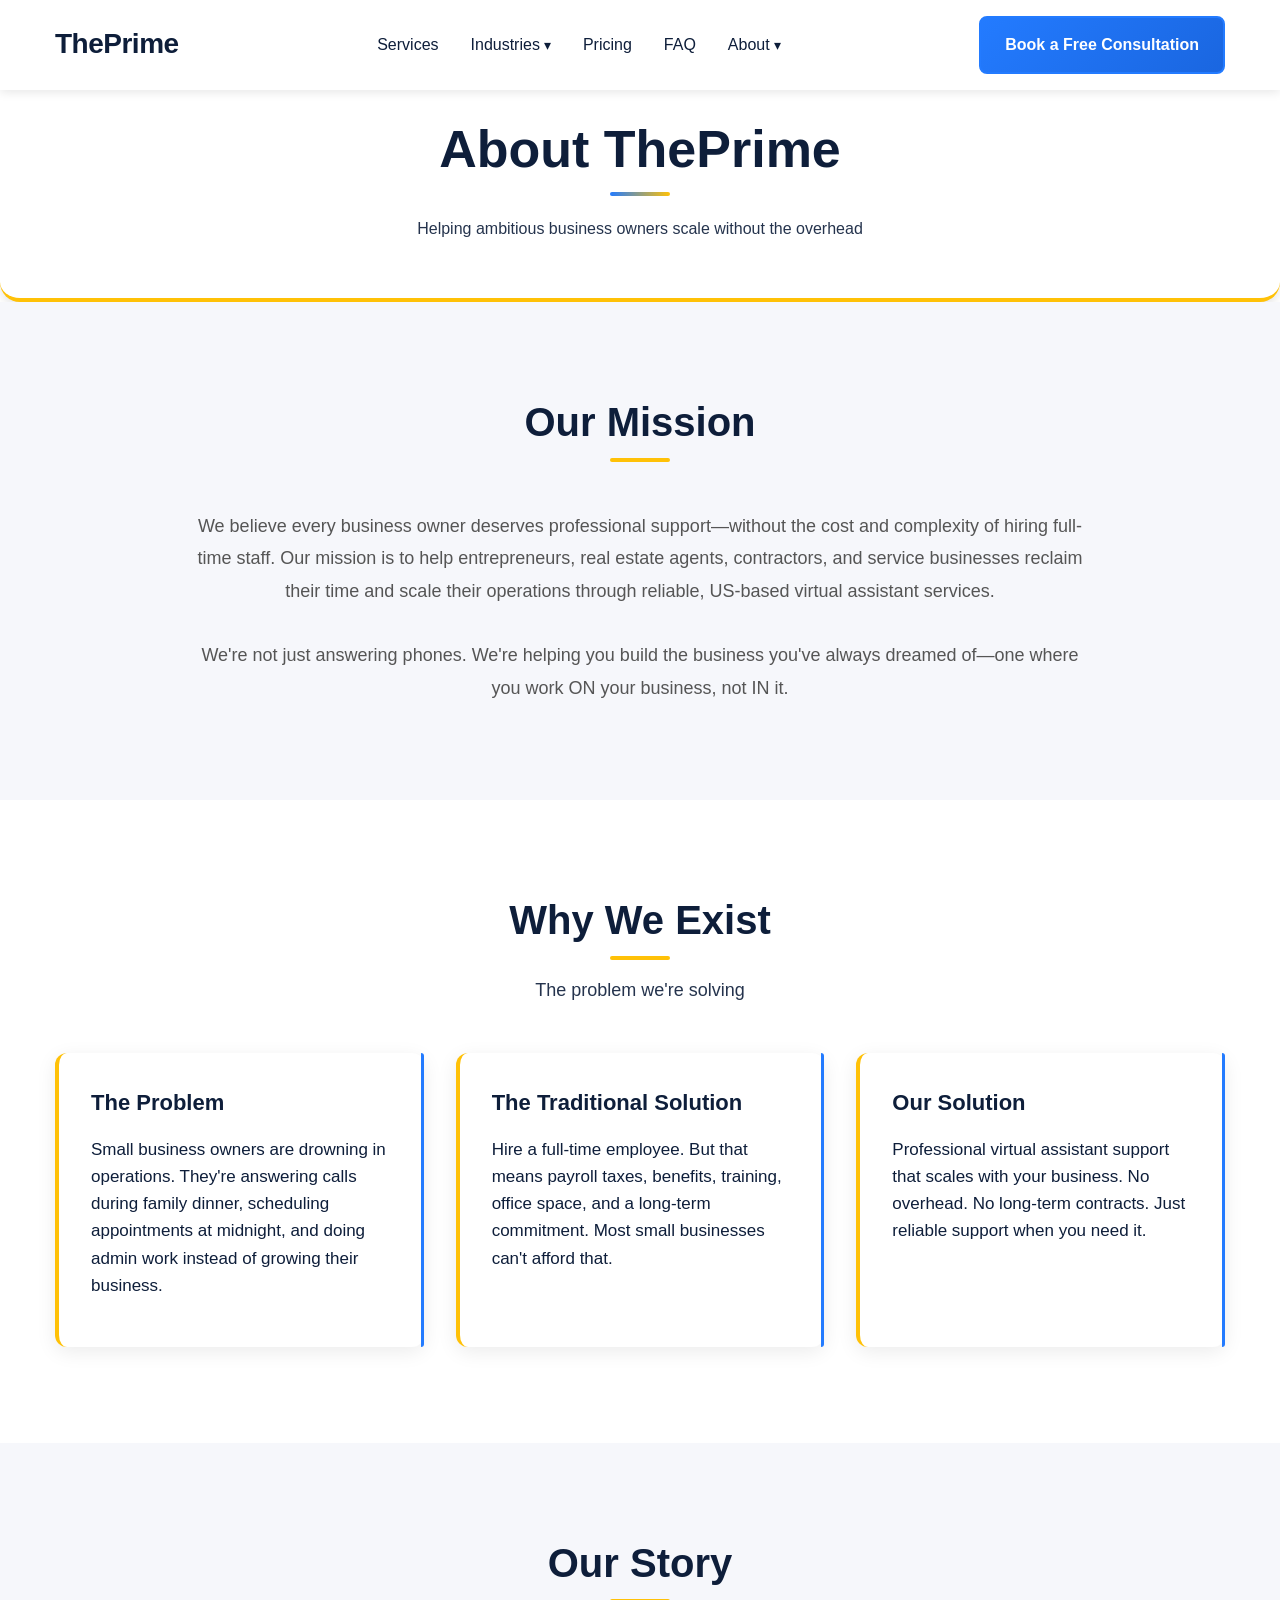
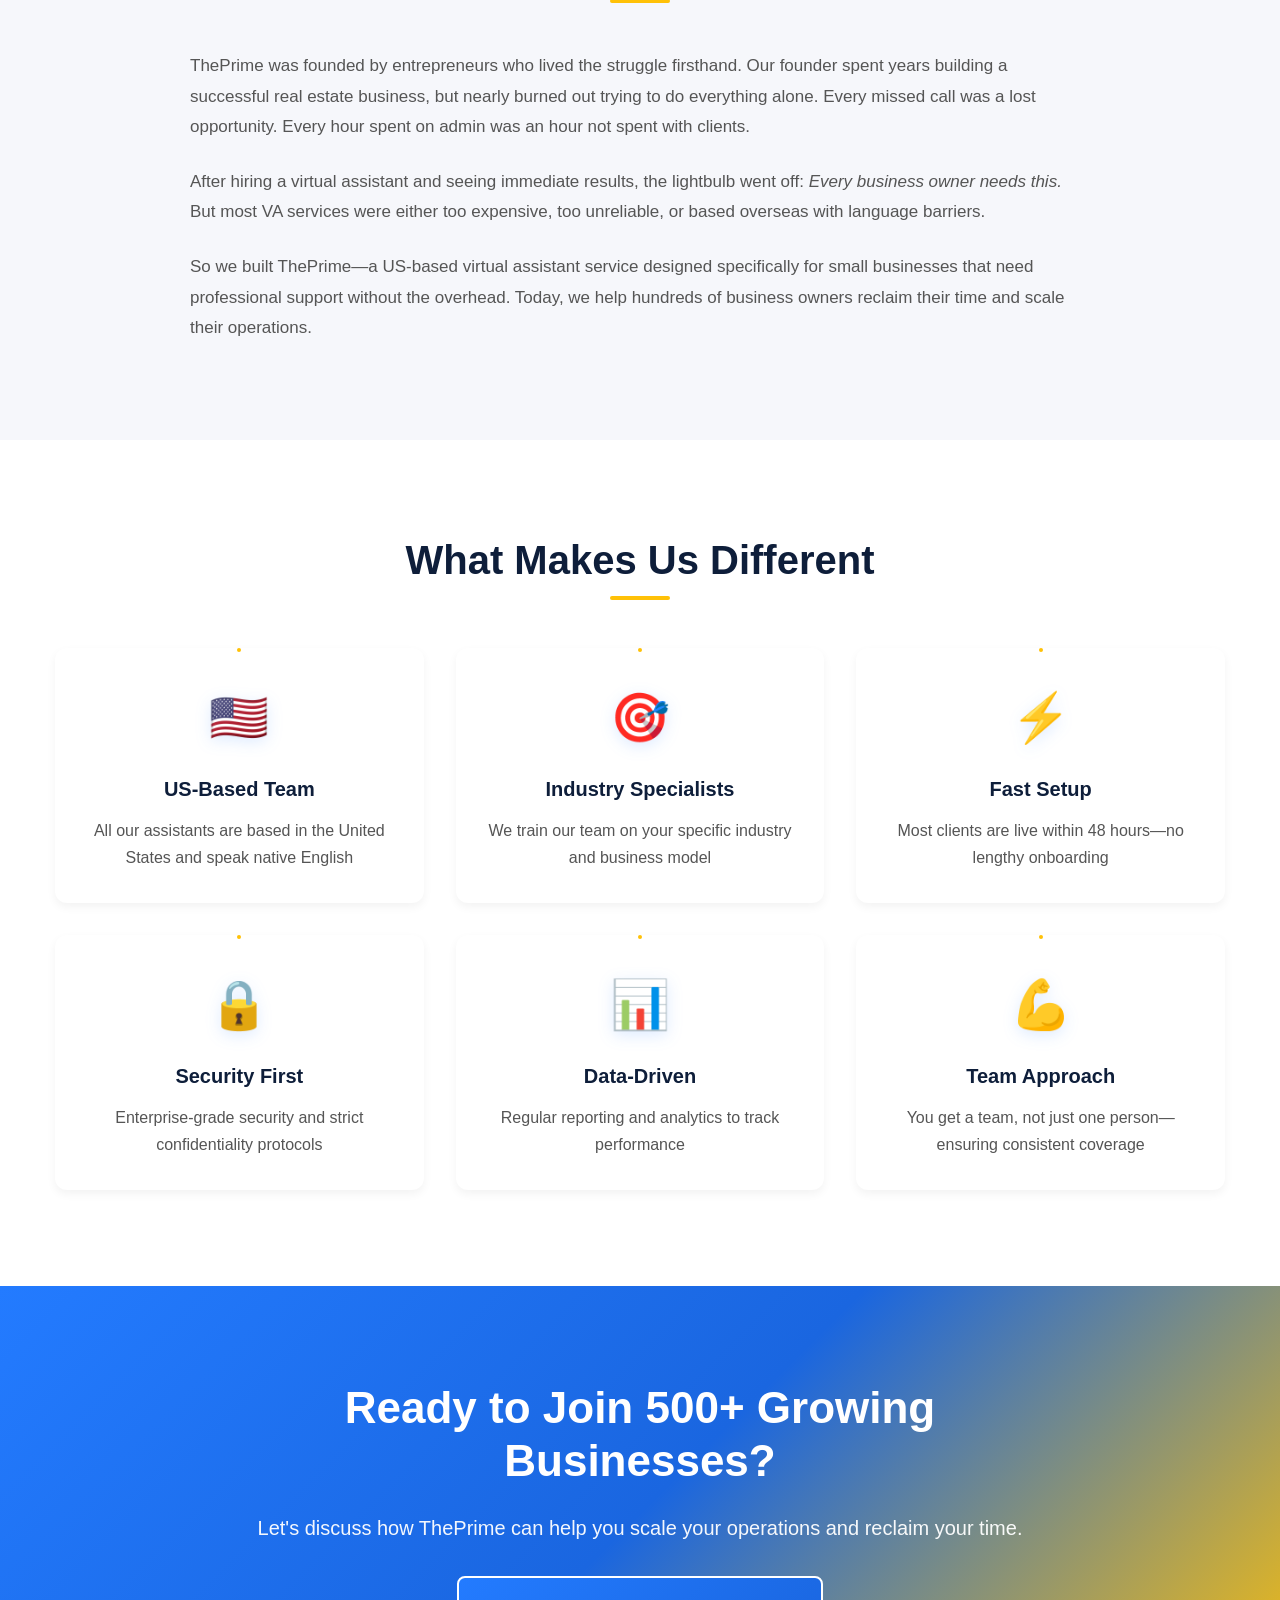
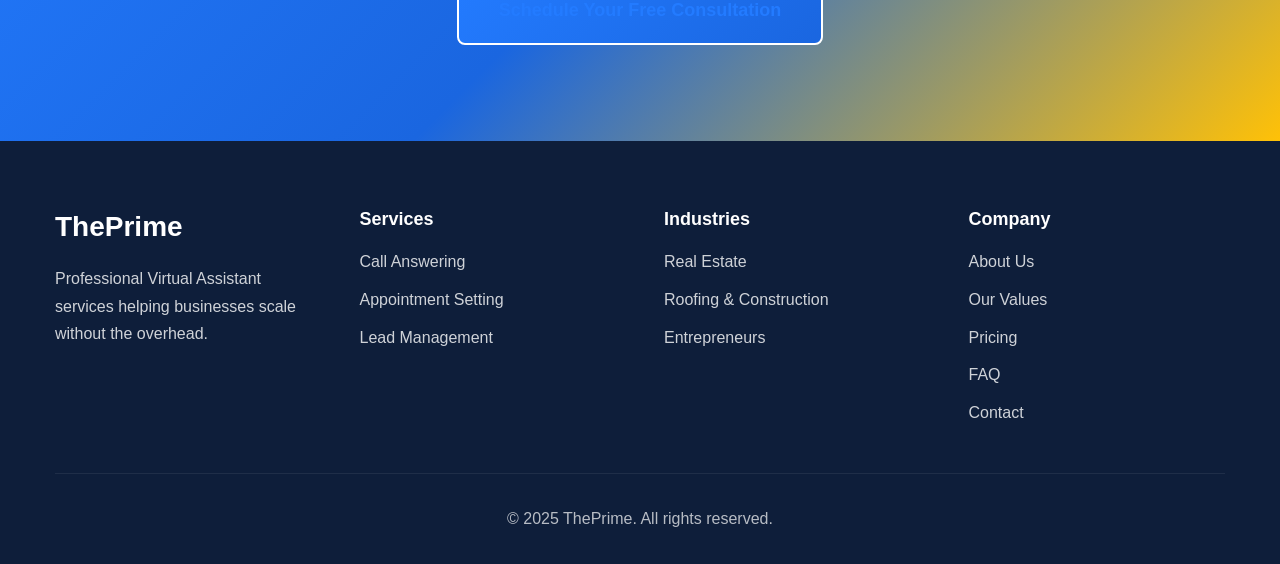
<file: about.html>
<!DOCTYPE html>
<html lang="en">

<head>
    <meta charset="UTF-8">
    <meta name="viewport" content="width=device-width, initial-scale=1.0">
    <meta name="description"
        content="Learn about ThePrime and our mission to help businesses scale through professional virtual assistant services.">
    <title>About Us - ThePrime Virtual Assistants</title>

    <!-- Google Fonts -->
    <link rel="preconnect" href="https://fonts.googleapis.com">
    <link rel="preconnect" href="https://fonts.gstatic.com" crossorigin>
    <link
        href="https://fonts.googleapis.com/css2?family=Montserrat:wght@700;800&family=Inter:wght@400;500;600&display=swap"
        rel="stylesheet">

    <!-- Stylesheet -->
    <link rel="stylesheet" href="styles.css">
</head>

<body>
    <!-- HEADER -->
    <header class="header" id="header">
        <div class="container">
            <div class="header__wrapper">
                <div class="header__logo">
                    <a href="index.html">ThePrime</a>
                </div>

                <nav class="header__nav" id="navMenu">
                    <ul class="nav__list">
                        <li class="nav__item">
                            <a href="services.html" class="nav__link">Services</a>
                        </li>
                        <li class="nav__item nav__item--dropdown">
                            <a href="industries.html" class="nav__link">Industries <span
                                    class="dropdown-arrow">▾</span></a>
                            <ul class="dropdown__menu">
                                <li><a href="industry-real-estate.html">Real Estate Agents</a></li>
                                <li><a href="industry-roofing.html">Roofing and Construction</a></li>
                                <li><a href="industry-entrepreneurs.html">Entrepreneurs</a></li>
                            </ul>
                        </li>
                        <li class="nav__item">
                            <a href="pricing.html" class="nav__link">Pricing</a>
                        </li>
                        <li class="nav__item">
                            <a href="faq.html" class="nav__link">FAQ</a>
                        </li>
                        <li class="nav__item nav__item--dropdown">
                            <a href="#" class="nav__link">About <span class="dropdown-arrow">▾</span></a>
                            <ul class="dropdown__menu">
                                <li><a href="values.html">Our Values</a></li>
                                <li><a href="contact.html">Contact Us</a></li>
                            </ul>
                        </li>
                    </ul>
                </nav>

                <a href="contact.html" class="btn btn--primary header__cta">Book a Free Consultation</a>

                <button class="mobile-menu-toggle" id="mobileMenuToggle" aria-label="Toggle menu">
                    <span></span>
                    <span></span>
                    <span></span>
                </button>
            </div>
        </div>
    </header>

    <!-- PAGE HERO -->
    <section class="page-hero">
        <div class="container">
            <h1 class="page-hero__title">About ThePrime</h1>
            <p class="page-hero__subtitle">Helping ambitious business owners scale without the overhead</p>
        </div>
    </section>

    <!-- MISSION -->
    <section class="section section--light">
        <div class="container">
            <div style="max-width: 900px; margin: 0 auto;">
                <div class="section__header text-center">
                    <h2 class="section__title">Our Mission</h2>
                </div>
                <p style="font-size: 1.125rem; line-height: 1.8; color: #555; text-align: center; margin-bottom: 2rem;">
                    We believe every business owner deserves professional support—without the cost and complexity of
                    hiring full-time staff. Our mission is to help entrepreneurs, real estate agents, contractors, and
                    service businesses reclaim their time and scale their operations through reliable, US-based virtual
                    assistant services.
                </p>
                <p style="font-size: 1.125rem; line-height: 1.8; color: #555; text-align: center;">
                    We're not just answering phones. We're helping you build the business you've always dreamed of—one
                    where you work ON your business, not IN it.
                </p>
            </div>
        </div>
    </section>

    <!-- WHY WE EXIST -->
    <section class="section">
        <div class="container">
            <div class="section__header text-center">
                <h2 class="section__title">Why We Exist</h2>
                <p class="section__subtitle">The problem we're solving</p>
            </div>

            <div class="benefits">
                <div class="benefit-card">
                    <div class="benefit-card__header">
                        <h3 class="benefit-card__title">The Problem</h3>
                    </div>
                    <div class="benefit-card__content">
                        <p class="benefit-card__benefit">Small business owners are drowning in operations. They're
                            answering calls during family dinner, scheduling appointments at midnight, and doing admin
                            work instead of growing their business.</p>
                    </div>
                </div>

                <div class="benefit-card">
                    <div class="benefit-card__header">
                        <h3 class="benefit-card__title">The Traditional Solution</h3>
                    </div>
                    <div class="benefit-card__content">
                        <p class="benefit-card__benefit">Hire a full-time employee. But that means payroll taxes,
                            benefits, training, office space, and a long-term commitment. Most small businesses can't
                            afford that.</p>
                    </div>
                </div>

                <div class="benefit-card">
                    <div class="benefit-card__header">
                        <h3 class="benefit-card__title">Our Solution</h3>
                    </div>
                    <div class="benefit-card__content">
                        <p class="benefit-card__benefit">Professional virtual assistant support that scales with your
                            business. No overhead. No long-term contracts. Just reliable support when you need it.</p>
                    </div>
                </div>
            </div>
        </div>
    </section>

    <!-- OUR STORY -->
    <section class="section section--light">
        <div class="container">
            <div style="max-width: 900px; margin: 0 auto;">
                <div class="section__header text-center">
                    <h2 class="section__title">Our Story</h2>
                </div>
                <p style="font-size: 1.0625rem; line-height: 1.8; color: #555; margin-bottom: 1.5rem;">
                    ThePrime was founded by entrepreneurs who lived the struggle firsthand. Our founder spent years
                    building a successful real estate business, but nearly burned out trying to do everything alone.
                    Every missed call was a lost opportunity. Every hour spent on admin was an hour not spent with
                    clients.
                </p>
                <p style="font-size: 1.0625rem; line-height: 1.8; color: #555; margin-bottom: 1.5rem;">
                    After hiring a virtual assistant and seeing immediate results, the lightbulb went off: <em>Every
                        business owner needs this.</em> But most VA services were either too expensive, too unreliable,
                    or based overseas with language barriers.
                </p>
                <p style="font-size: 1.0625rem; line-height: 1.8; color: #555;">
                    So we built ThePrime—a US-based virtual assistant service designed specifically for small businesses
                    that need professional support without the overhead. Today, we help hundreds of business owners
                    reclaim their time and scale their operations.
                </p>
            </div>
        </div>
    </section>

    <!-- WHAT MAKES US DIFFERENT -->
    <section class="section">
        <div class="container">
            <div class="section__header text-center">
                <h2 class="section__title">What Makes Us Different</h2>
            </div>

            <div class="feature-grid">
                <div class="feature-item">
                    <div class="feature-item__icon">🇺🇸</div>
                    <h3 class="feature-item__title">US-Based Team</h3>
                    <p class="feature-item__text">All our assistants are based in the United States and speak native
                        English</p>
                </div>

                <div class="feature-item">
                    <div class="feature-item__icon">🎯</div>
                    <h3 class="feature-item__title">Industry Specialists</h3>
                    <p class="feature-item__text">We train our team on your specific industry and business model</p>
                </div>

                <div class="feature-item">
                    <div class="feature-item__icon">⚡</div>
                    <h3 class="feature-item__title">Fast Setup</h3>
                    <p class="feature-item__text">Most clients are live within 48 hours—no lengthy onboarding</p>
                </div>

                <div class="feature-item">
                    <div class="feature-item__icon">🔒</div>
                    <h3 class="feature-item__title">Security First</h3>
                    <p class="feature-item__text">Enterprise-grade security and strict confidentiality protocols</p>
                </div>

                <div class="feature-item">
                    <div class="feature-item__icon">📊</div>
                    <h3 class="feature-item__title">Data-Driven</h3>
                    <p class="feature-item__text">Regular reporting and analytics to track performance</p>
                </div>

                <div class="feature-item">
                    <div class="feature-item__icon">💪</div>
                    <h3 class="feature-item__title">Team Approach</h3>
                    <p class="feature-item__text">You get a team, not just one person—ensuring consistent coverage</p>
                </div>
            </div>
        </div>
    </section>

    <!-- CTA SECTION -->
    <section class="cta-section">
        <div class="container">
            <div class="cta-box">
                <h2 class="cta-box__title">Ready to Join 500+ Growing Businesses?</h2>
                <p class="cta-box__text">Let's discuss how ThePrime can help you scale your operations and reclaim your
                    time.</p>
                <a href="contact.html" class="btn btn--primary btn--large">Schedule Your Free Consultation</a>
            </div>
        </div>
    </section>

    <!-- FOOTER -->
    <footer class="footer">
        <div class="container">
            <div class="footer__content">
                <div class="footer__column">
                    <h3 class="footer__logo">ThePrime</h3>
                    <p class="footer__description">Professional Virtual Assistant services helping businesses scale
                        without the overhead.</p>
                </div>

                <div class="footer__column">
                    <h4 class="footer__title">Services</h4>
                    <ul class="footer__links">
                        <li><a href="services.html">Call Answering</a></li>
                        <li><a href="services.html">Appointment Setting</a></li>
                        <li><a href="services.html">Lead Management</a></li>
                    </ul>
                </div>

                <div class="footer__column">
                    <h4 class="footer__title">Industries</h4>
                    <ul class="footer__links">
                        <li><a href="industry-real-estate.html">Real Estate</a></li>
                        <li><a href="industry-roofing.html">Roofing & Construction</a></li>
                        <li><a href="industry-entrepreneurs.html">Entrepreneurs</a></li>
                    </ul>
                </div>

                <div class="footer__column">
                    <h4 class="footer__title">Company</h4>
                    <ul class="footer__links">
                        <li><a href="about.html">About Us</a></li>
                        <li><a href="values.html">Our Values</a></li>
                        <li><a href="pricing.html">Pricing</a></li>
                        <li><a href="faq.html">FAQ</a></li>
                        <li><a href="contact.html">Contact</a></li>
                    </ul>
                </div>
            </div>

            <div class="footer__bottom">
                <p>&copy; 2025 ThePrime. All rights reserved.</p>
            </div>
        </div>
    </footer>

    <!-- JavaScript -->
    <script src="script.js"></script>
</body>

</html>
</file>
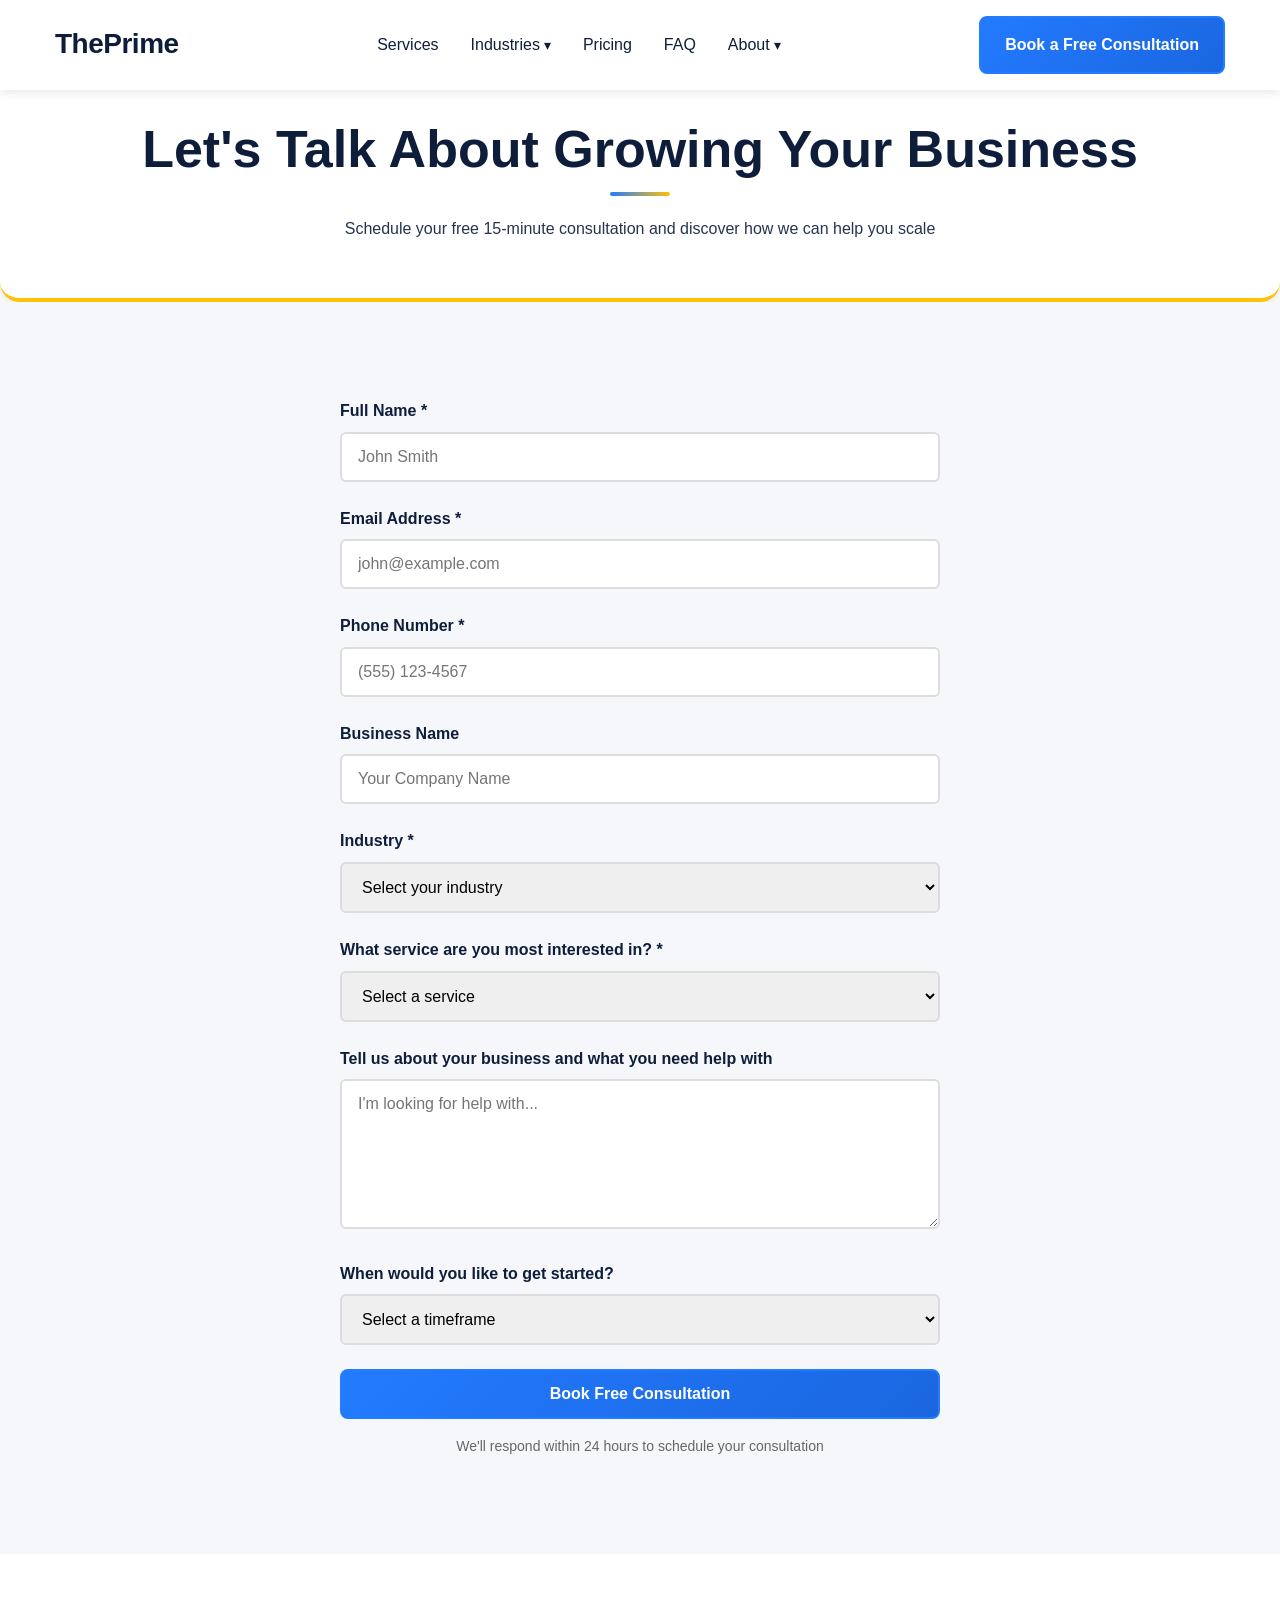
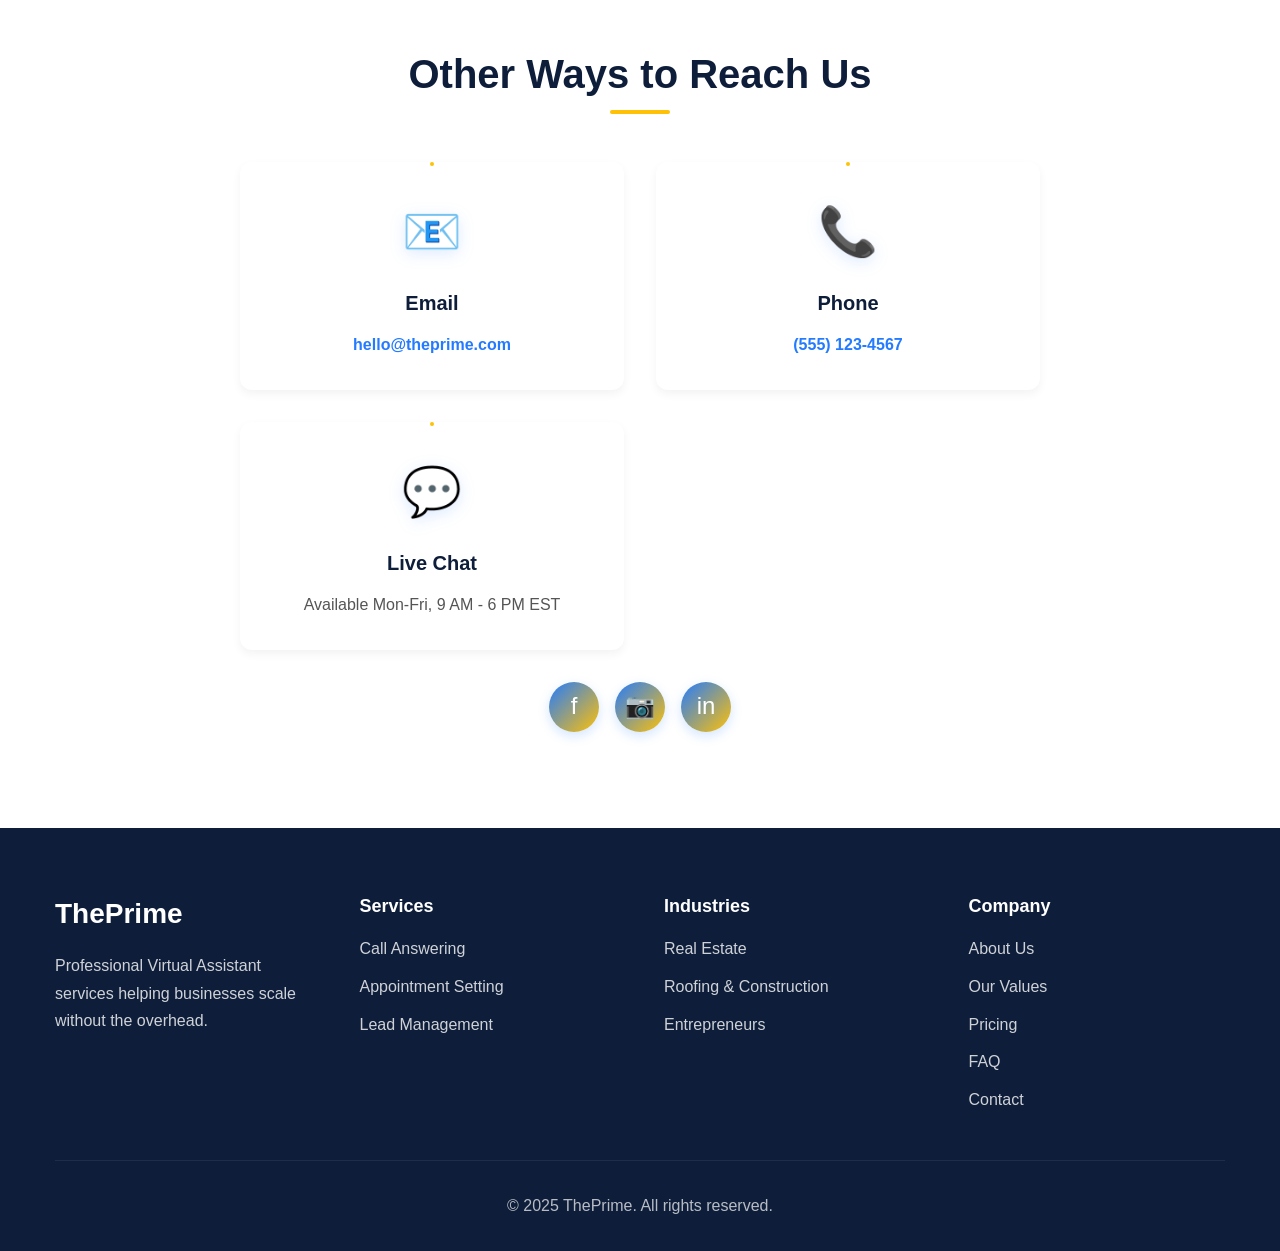
<file: contact.html>
<!DOCTYPE html>
<html lang="en">

<head>
    <meta charset="UTF-8">
    <meta name="viewport" content="width=device-width, initial-scale=1.0">
    <meta name="description"
        content="Contact ThePrime to schedule your free consultation. Get in touch with our virtual assistant team today.">
    <title>Contact Us - ThePrime Virtual Assistants</title>

    <!-- Google Fonts -->
    <link rel="preconnect" href="https://fonts.googleapis.com">
    <link rel="preconnect" href="https://fonts.gstatic.com" crossorigin>
    <link
        href="https://fonts.googleapis.com/css2?family=Montserrat:wght@700;800&family=Inter:wght@400;500;600&display=swap"
        rel="stylesheet">

    <!-- Stylesheet -->
    <link rel="stylesheet" href="styles.css">
</head>

<body>
    <!-- HEADER -->
    <header class="header" id="header">
        <div class="container">
            <div class="header__wrapper">
                <div class="header__logo">
                    <a href="index.html">ThePrime</a>
                </div>

                <nav class="header__nav" id="navMenu">
                    <ul class="nav__list">
                        <li class="nav__item">
                            <a href="services.html" class="nav__link">Services</a>
                        </li>
                        <li class="nav__item nav__item--dropdown">
                            <a href="industries.html" class="nav__link">Industries <span
                                    class="dropdown-arrow">▾</span></a>
                            <ul class="dropdown__menu">
                                <li><a href="industry-real-estate.html">Real Estate Agents</a></li>
                                <li><a href="industry-roofing.html">Roofing and Construction</a></li>
                                <li><a href="industry-entrepreneurs.html">Entrepreneurs</a></li>
                            </ul>
                        </li>
                        <li class="nav__item">
                            <a href="pricing.html" class="nav__link">Pricing</a>
                        </li>
                        <li class="nav__item">
                            <a href="faq.html" class="nav__link">FAQ</a>
                        </li>
                        <li class="nav__item nav__item--dropdown">
                            <a href="#" class="nav__link">About <span class="dropdown-arrow">▾</span></a>
                            <ul class="dropdown__menu">
                                <li><a href="values.html">Our Values</a></li>
                                <li><a href="contact.html">Contact Us</a></li>
                            </ul>
                        </li>
                    </ul>
                </nav>

                <a href="contact.html" class="btn btn--primary header__cta">Book a Free Consultation</a>

                <button class="mobile-menu-toggle" id="mobileMenuToggle" aria-label="Toggle menu">
                    <span></span>
                    <span></span>
                    <span></span>
                </button>
            </div>
        </div>
    </header>

    <!-- PAGE HERO -->
    <section class="page-hero">
        <div class="container">
            <h1 class="page-hero__title">Let's Talk About Growing Your Business</h1>
            <p class="page-hero__subtitle">Schedule your free 15-minute consultation and discover how we can help you
                scale</p>
        </div>
    </section>

    <!-- CONTACT FORM SECTION -->
    <section class="section section--light">
        <div class="container">
            <div style="max-width: 700px; margin: 0 auto;">
                <form class="form">
                    <div class="form__group">
                        <label for="contact-name" class="form__label">Full Name *</label>
                        <input type="text" id="contact-name" class="form__input" placeholder="John Smith" required>
                        <span class="form__error"></span>
                    </div>

                    <div class="form__group">
                        <label for="contact-email" class="form__label">Email Address *</label>
                        <input type="email" id="contact-email" class="form__input" placeholder="john@example.com"
                            required>
                        <span class="form__error"></span>
                    </div>

                    <div class="form__group">
                        <label for="contact-phone" class="form__label">Phone Number *</label>
                        <input type="tel" id="contact-phone" class="form__input" placeholder="(555) 123-4567" required>
                        <span class="form__error"></span>
                    </div>

                    <div class="form__group">
                        <label for="contact-business" class="form__label">Business Name</label>
                        <input type="text" id="contact-business" class="form__input" placeholder="Your Company Name">
                        <span class="form__error"></span>
                    </div>

                    <div class="form__group">
                        <label for="contact-industry" class="form__label">Industry *</label>
                        <select id="contact-industry" class="form__select" required>
                            <option value="">Select your industry</option>
                            <option value="real-estate">Real Estate</option>
                            <option value="roofing">Roofing & Construction</option>
                            <option value="entrepreneur">Entrepreneur / Solopreneur</option>
                            <option value="agency">Agency Owner</option>
                            <option value="coaching">Coaching / Consulting</option>
                            <option value="local-service">Local Service Business</option>
                            <option value="other">Other</option>
                        </select>
                        <span class="form__error"></span>
                    </div>

                    <div class="form__group">
                        <label for="contact-service" class="form__label">What service are you most interested in?
                            *</label>
                        <select id="contact-service" class="form__select" required>
                            <option value="">Select a service</option>
                            <option value="call-answering">Call Answering</option>
                            <option value="appointment-setting">Appointment Setting</option>
                            <option value="lead-management">Lead Management</option>
                            <option value="all">All Services</option>
                            <option value="not-sure">Not Sure Yet</option>
                        </select>
                        <span class="form__error"></span>
                    </div>

                    <div class="form__group">
                        <label for="contact-message" class="form__label">Tell us about your business and what you need
                            help with</label>
                        <textarea id="contact-message" class="form__textarea"
                            placeholder="I'm looking for help with..."></textarea>
                        <span class="form__error"></span>
                    </div>

                    <div class="form__group">
                        <label for="contact-timeline" class="form__label">When would you like to get started?</label>
                        <select id="contact-timeline" class="form__select">
                            <option value="">Select a timeframe</option>
                            <option value="asap">As soon as possible</option>
                            <option value="1-2-weeks">Within 1-2 weeks</option>
                            <option value="1-month">Within a month</option>
                            <option value="exploring">Just exploring options</option>
                        </select>
                        <span class="form__error"></span>
                    </div>

                    <button type="submit" class="btn btn--primary form__submit">Book Free Consultation</button>

                    <p style="text-align: center; margin-top: 1rem; color: #666; font-size: 0.875rem;">
                        We'll respond within 24 hours to schedule your consultation
                    </p>
                </form>
            </div>
        </div>
    </section>

    <!-- CONTACT INFO & SOCIAL -->
    <section class="section">
        <div class="container">
            <div class="section__header text-center">
                <h2 class="section__title">Other Ways to Reach Us</h2>
            </div>

            <div class="feature-grid" style="max-width: 800px; margin: 0 auto;">
                <div class="feature-item">
                    <div class="feature-item__icon">📧</div>
                    <h3 class="feature-item__title">Email</h3>
                    <p class="feature-item__text"><a href="mailto:hello@theprime.com"
                            style="color: #237BFF; font-weight: 600;">hello@theprime.com</a></p>
                </div>

                <div class="feature-item">
                    <div class="feature-item__icon">📞</div>
                    <h3 class="feature-item__title">Phone</h3>
                    <p class="feature-item__text"><a href="tel:+15551234567"
                            style="color: #237BFF; font-weight: 600;">(555) 123-4567</a></p>
                </div>

                <div class="feature-item">
                    <div class="feature-item__icon">💬</div>
                    <h3 class="feature-item__title">Live Chat</h3>
                    <p class="feature-item__text">Available Mon-Fri, 9 AM - 6 PM EST</p>
                </div>
            </div>

            <div class="social-icons">
                <a href="https://facebook.com" target="_blank" rel="noopener noreferrer" class="social-icon"
                    aria-label="Facebook">
                    <span style="font-size: 1.5rem;">f</span>
                </a>
                <a href="https://instagram.com" target="_blank" rel="noopener noreferrer" class="social-icon"
                    aria-label="Instagram">
                    <span style="font-size: 1.5rem;">📷</span>
                </a>
                <a href="https://linkedin.com" target="_blank" rel="noopener noreferrer" class="social-icon"
                    aria-label="LinkedIn">
                    <span style="font-size: 1.5rem;">in</span>
                </a>
            </div>
        </div>
    </section>

    <!-- FOOTER -->
    <footer class="footer">
        <div class="container">
            <div class="footer__content">
                <div class="footer__column">
                    <h3 class="footer__logo">ThePrime</h3>
                    <p class="footer__description">Professional Virtual Assistant services helping businesses scale
                        without the overhead.</p>
                </div>

                <div class="footer__column">
                    <h4 class="footer__title">Services</h4>
                    <ul class="footer__links">
                        <li><a href="services.html">Call Answering</a></li>
                        <li><a href="services.html">Appointment Setting</a></li>
                        <li><a href="services.html">Lead Management</a></li>
                    </ul>
                </div>

                <div class="footer__column">
                    <h4 class="footer__title">Industries</h4>
                    <ul class="footer__links">
                        <li><a href="industry-real-estate.html">Real Estate</a></li>
                        <li><a href="industry-roofing.html">Roofing & Construction</a></li>
                        <li><a href="industry-entrepreneurs.html">Entrepreneurs</a></li>
                    </ul>
                </div>

                <div class="footer__column">
                    <h4 class="footer__title">Company</h4>
                    <ul class="footer__links">
                        <li><a href="about.html">About Us</a></li>
                        <li><a href="values.html">Our Values</a></li>
                        <li><a href="pricing.html">Pricing</a></li>
                        <li><a href="faq.html">FAQ</a></li>
                        <li><a href="contact.html">Contact</a></li>
                    </ul>
                </div>
            </div>

            <div class="footer__bottom">
                <p>&copy; 2025 ThePrime. All rights reserved.</p>
            </div>
        </div>
    </footer>

    <!-- JavaScript -->
    <script src="script.js"></script>
</body>

</html>
</file>
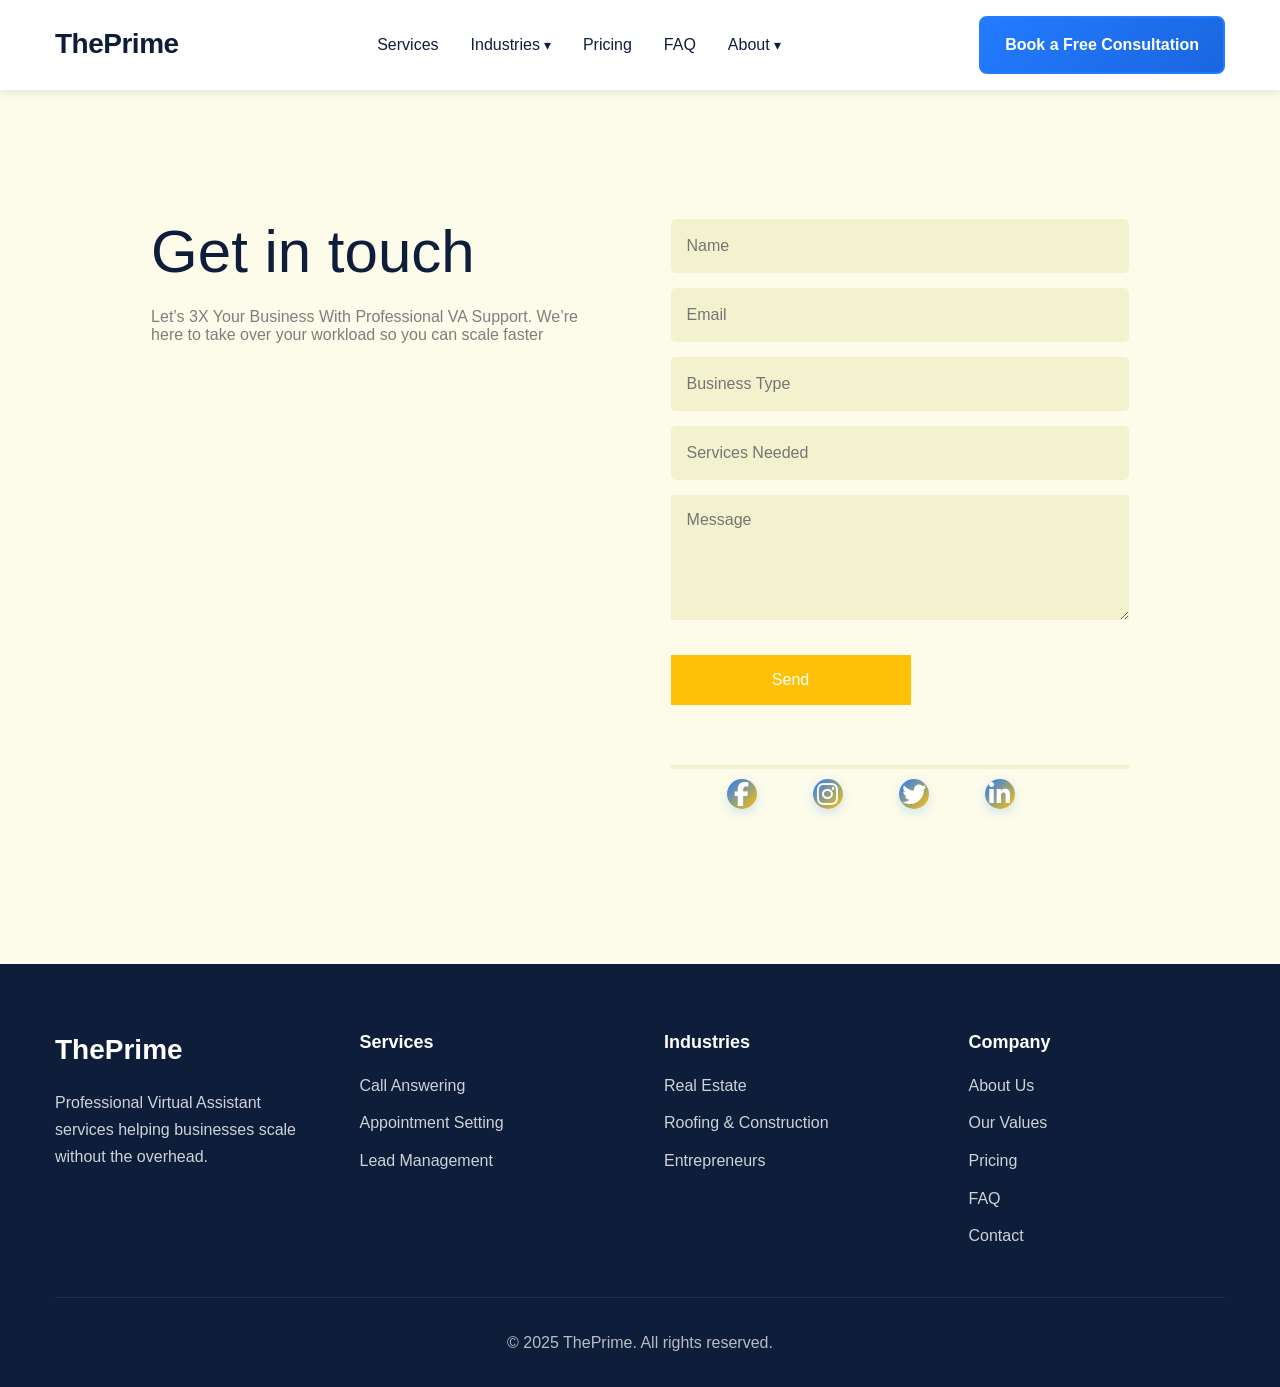
<file: contact1.html>
<!DOCTYPE html>
<html lang="en">
<head>
<meta charset="UTF-8">
<meta name="viewport" content="width=device-width, initial-scale=1.0">
<title>Contact Us</title>
<link rel="stylesheet" href="contact-page.css">
<link rel="stylesheet" href="styles.css">
<link rel="stylesheet" href="https://cdnjs.cloudflare.com/ajax/libs/font-awesome/6.5.0/css/all.min.css"/>

</head>
<body>


<main >
    <header class="header" id="header" >
        <div class="container" >
            <div class="header__wrapper">
                <div class="header__logo">
                    <a href="index.html">ThePrime</a>
                </div>
                
                <nav class="header__nav" id="navMenu">
                    <ul class="nav__list">
                        <li class="nav__item">
                            <a href="services.html" class="nav__link">Services</a>
                        </li>
                        <li class="nav__item nav__item--dropdown">
                            <a href="" class="nav__link">Industries <span class="dropdown-arrow">▾</span></a>
                            <ul class="dropdown__menu">
                                <li><a href="">Real Estate Agents</a></li>
                                <li><a href="">Roofing and Construction</a></li>
                                <li><a href="">Entrepreneurs</a></li>
                            </ul>
                        </li>
                        <li class="nav__item">
                            <a href="" class="nav__link">Pricing</a>
                        </li>
                        <li class="nav__item">
                            <a href="" class="nav__link">FAQ</a>
                        </li>
                        <li class="nav__item nav__item--dropdown">
                            <a href="#" class="nav__link">About <span class="dropdown-arrow">▾</span></a>
                            <ul class="dropdown__menu">
                                <li><a href="">Our Values</a></li>
                                <li><a href="">Contact Us</a></li>
                            </ul>
                        </li>
                    </ul>
                </nav>
                
                <a href="" class="btn btn--primary header__cta" style="background-color: #FFC107;">Book a Free Consultation</a>
                
                <button class="mobile-menu-toggle" id="mobileMenuToggle" aria-label="Toggle menu">
                    <span></span>
                    <span></span>
                    <span></span>
                </button>
            </div>
        </div>
    </header>

    <div class="arch_contact_us_duplicate" style="padding-top: 4rem;background-color: #FFF9E5   ;">
  <div class="responsive-container-block big-container">
    <div class="responsive-container-block container">
      <div class="responsive-cell-block wk-mobile-12 wk-desk-5 wk-tab-10 wk-ipadp-5" id="ih6s">
        <p class="text-blk section-head">
          Get in touch
        </p>
        <p class="text-blk section-subhead" style="font-size: 1rem;">
Let’s 3X Your Business With Professional VA Support.
 We’re here to take over your workload so you can scale faster        </p>
      </div>
      <div class="responsive-cell-block wk-ipadp-6 wk-mobile-12 wk-desk-5 wk-tab-9" id="i6df">
        <div class="form-wrapper">
          <input class="input input-element" name="Name" placeholder="Name">
          <input class="input input-element" name="Email" placeholder="Email">
           <input class="input input-element" name="Business Type" placeholder="Business Type">
          <input class="input input-element" name="Services Needed" placeholder="Services Needed">
          <textarea class="textinput input-element" placeholder="Message"></textarea>
          <button class="button" style="background-color: #FFC107;">
            Send
          </button>
        </div>

<div class="social-media-icon-container" style="margin-top: -50px;">
  <div class="icon-block social-icon">
    <i class="fab fa-facebook-f"></i>
  </div>

  <div class="icon-block social-icon">
    <i class="fab fa-instagram"></i>
  </div>

  <div class="icon-block social-icon">
    <i class="fab fa-twitter"></i>
  </div>

  <div class="icon-block social-icon">
    <i class="fab fa-linkedin-in"></i>
  </div>
</div>

      </div>
      </div>
    </div>
  </div>
</div>
<footer class="footer">
        <div class="container">
            <div class="footer__content">
                <div class="footer__column">
                    <h3 class="footer__logo">ThePrime</h3>
                    <p class="footer__description">Professional Virtual Assistant services helping businesses scale without the overhead.</p>
                </div>
                
                <div class="footer__column">
                    <h4 class="footer__title">Services</h4>
                    <ul class="footer__links">
                        <li><a href="">Call Answering</a></li>
                        <li><a href="">Appointment Setting</a></li>
                        <li><a href="">Lead Management</a></li>
                    </ul>
                </div>
                
                <div class="footer__column">
                    <h4 class="footer__title">Industries</h4>
                    <ul class="footer__links">
                        <li><a href="">Real Estate</a></li>
                        <li><a href="">Roofing & Construction</a></li>
                        <li><a href="">Entrepreneurs</a></li>
                    </ul>
                </div>
                
                <div class="footer__column">
                    <h4 class="footer__title">Company</h4>
                    <ul class="footer__links">
                        <li><a href="">About Us</a></li>
                        <li><a href="">Our Values</a></li>
                        <li><a href="">Pricing</a></li>
                        <li><a href="">FAQ</a></li>
                        <li><a href="">Contact</a></li>
                    </ul>
                </div>
            </div>
            
            <div class="footer__bottom">
                <p>&copy; 2025 ThePrime. All rights reserved.</p>
            </div>
        </div>
    </footer>
</main>
<script src="script.js"></script>
</body>
</html>
</file>
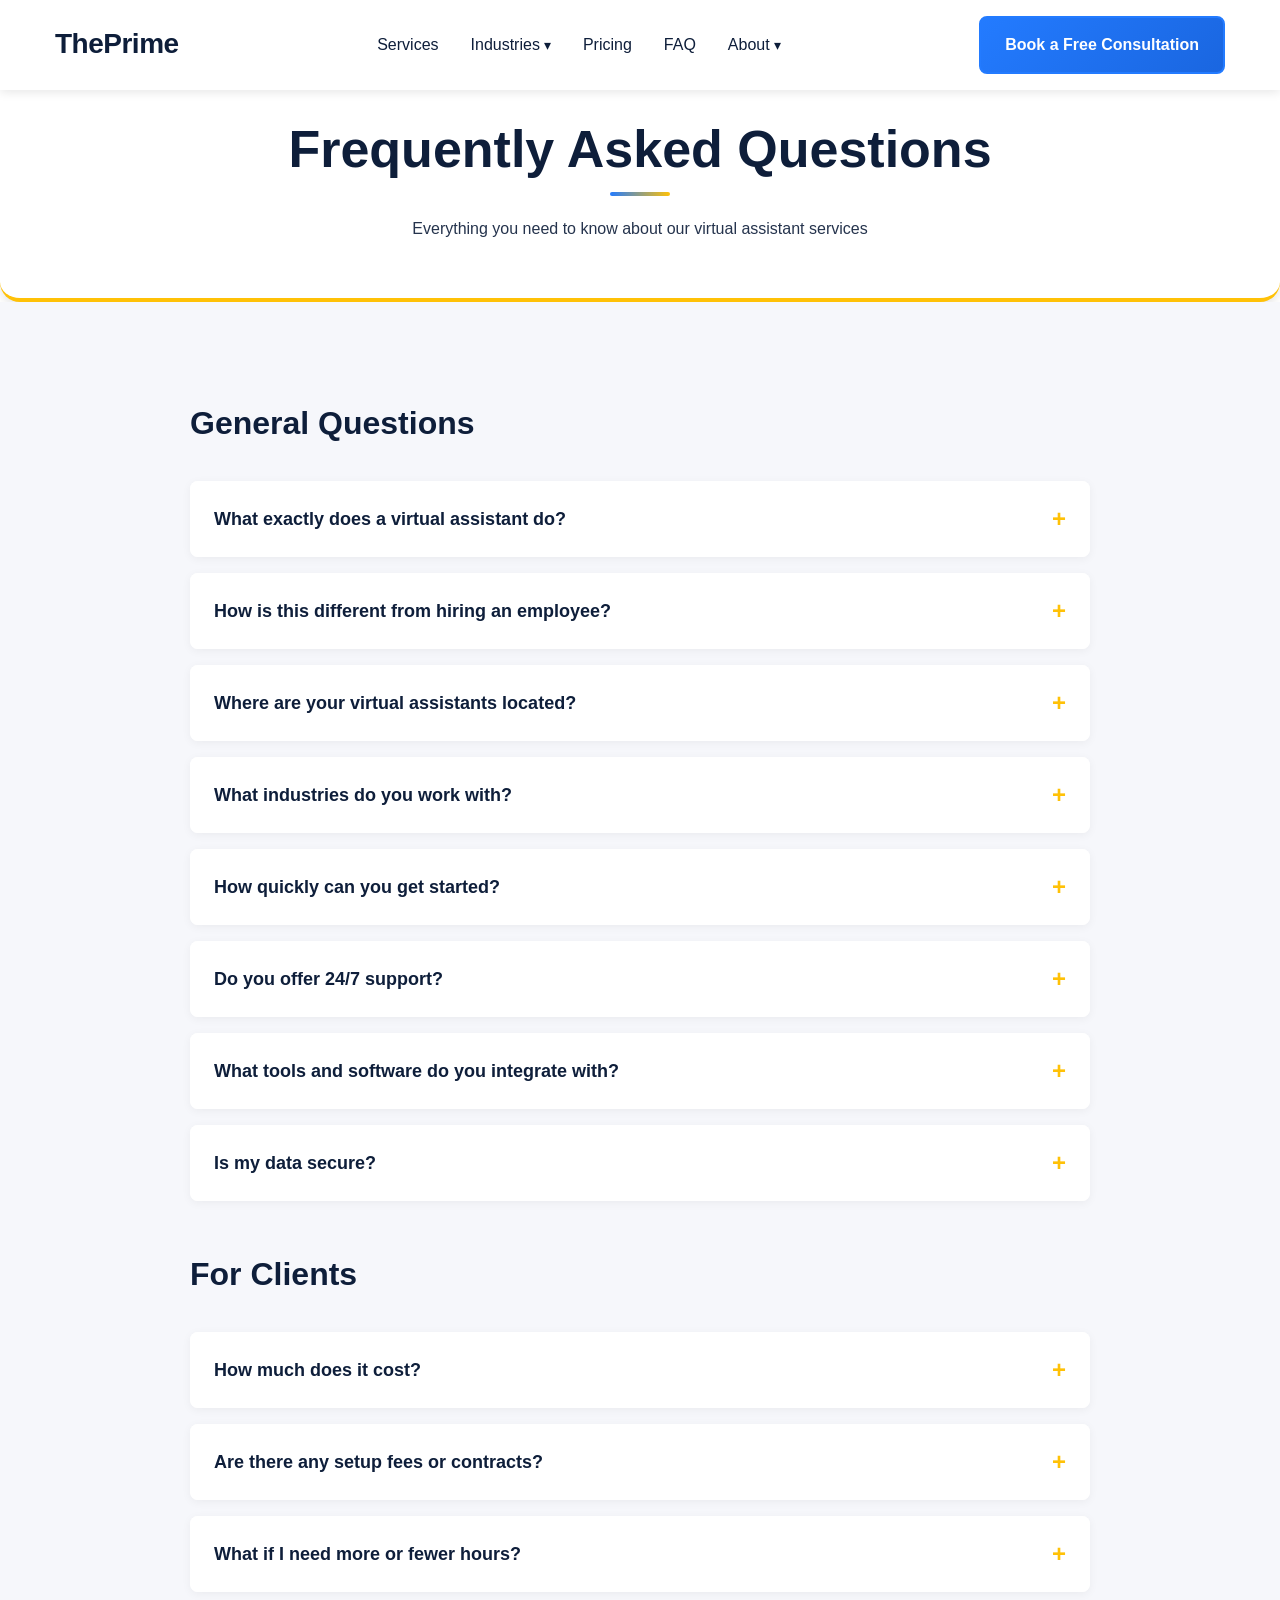
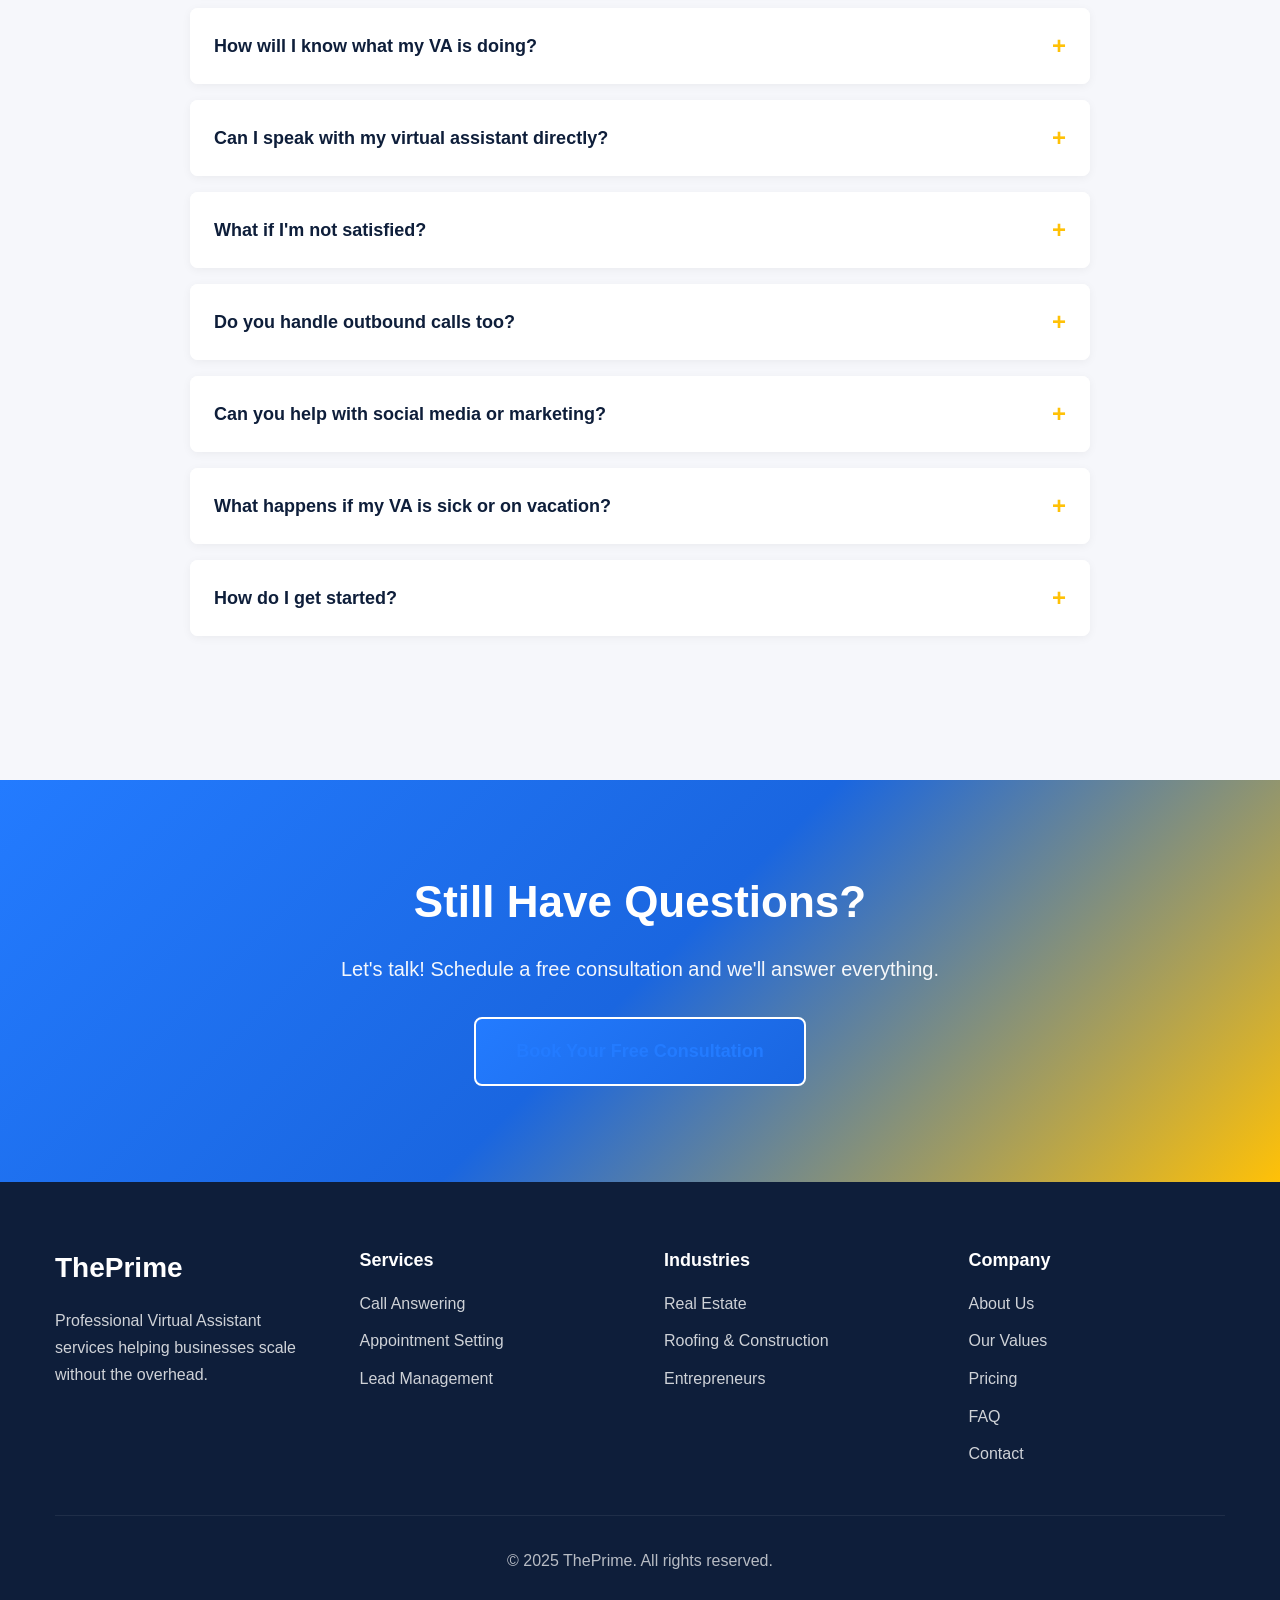
<file: faq.html>
<!DOCTYPE html>
<html lang="en">

<head>
    <meta charset="UTF-8">
    <meta name="viewport" content="width=device-width, initial-scale=1.0">
    <meta name="description"
        content="Frequently asked questions about ThePrime virtual assistant services. Get answers to common questions about pricing, setup, and more.">
    <title>FAQ - ThePrime Virtual Assistants</title>

    <!-- Google Fonts -->
    <link rel="preconnect" href="https://fonts.googleapis.com">
    <link rel="preconnect" href="https://fonts.gstatic.com" crossorigin>
    <link
        href="https://fonts.googleapis.com/css2?family=Montserrat:wght@700;800&family=Inter:wght@400;500;600&display=swap"
        rel="stylesheet">

    <!-- Stylesheet -->
    <link rel="stylesheet" href="styles.css">
</head>

<body>
    <!-- HEADER -->
    <header class="header" id="header">
        <div class="container">
            <div class="header__wrapper">
                <div class="header__logo">
                    <a href="index.html">ThePrime</a>
                </div>

                <nav class="header__nav" id="navMenu">
                    <ul class="nav__list">
                        <li class="nav__item">
                            <a href="services.html" class="nav__link">Services</a>
                        </li>
                        <li class="nav__item nav__item--dropdown">
                            <a href="industries.html" class="nav__link">Industries <span
                                    class="dropdown-arrow">▾</span></a>
                            <ul class="dropdown__menu">
                                <li><a href="industry-real-estate.html">Real Estate Agents</a></li>
                                <li><a href="industry-roofing.html">Roofing and Construction</a></li>
                                <li><a href="industry-entrepreneurs.html">Entrepreneurs</a></li>
                            </ul>
                        </li>
                        <li class="nav__item">
                            <a href="pricing.html" class="nav__link">Pricing</a>
                        </li>
                        <li class="nav__item">
                            <a href="faq.html" class="nav__link">FAQ</a>
                        </li>
                        <li class="nav__item nav__item--dropdown">
                            <a href="#" class="nav__link">About <span class="dropdown-arrow">▾</span></a>
                            <ul class="dropdown__menu">
                                <li><a href="values.html">Our Values</a></li>
                                <li><a href="contact.html">Contact Us</a></li>
                            </ul>
                        </li>
                    </ul>
                </nav>

                <a href="contact.html" class="btn btn--primary header__cta">Book a Free Consultation</a>

                <button class="mobile-menu-toggle" id="mobileMenuToggle" aria-label="Toggle menu">
                    <span></span>
                    <span></span>
                    <span></span>
                </button>
            </div>
        </div>
    </header>

    <!-- PAGE HERO -->
    <section class="page-hero">
        <div class="container">
            <h1 class="page-hero__title">Frequently Asked Questions</h1>
            <p class="page-hero__subtitle">Everything you need to know about our virtual assistant services</p>
        </div>
    </section>

    <!-- FAQ SECTION -->
    <section class="section section--light">
        <div class="container">
            <div class="faq-section">
                <!-- GENERAL FAQs -->
                <div class="faq-category">
                    <h2 class="faq-category__title">General Questions</h2>

                    <div class="faq-item">
                        <button class="faq-item__question">
                            <span>What exactly does a virtual assistant do?</span>
                            <span class="faq-item__icon">+</span>
                        </button>
                        <div class="faq-item__answer">
                            <div class="faq-item__answer-content">
                                Our virtual assistants handle the day-to-day operations that keep your business running
                                but take you away from revenue-generating activities. This includes answering calls,
                                scheduling appointments, managing your calendar, following up with leads, entering data
                                into your CRM, and handling administrative tasks. Think of us as your remote support
                                team.
                            </div>
                        </div>
                    </div>

                    <div class="faq-item">
                        <button class="faq-item__question">
                            <span>How is this different from hiring an employee?</span>
                            <span class="faq-item__icon">+</span>
                        </button>
                        <div class="faq-item__answer">
                            <div class="faq-item__answer-content">
                                With ThePrime, you get professional support without the overhead. No payroll taxes, no
                                benefits, no office space, no training costs, and no long-term commitment. You also get
                                a team (not just one person), so there's always coverage even if someone is sick or on
                                vacation. Plus, you can scale up or down as needed.
                            </div>
                        </div>
                    </div>

                    <div class="faq-item">
                        <button class="faq-item__question">
                            <span>Where are your virtual assistants located?</span>
                            <span class="faq-item__icon">+</span>
                        </button>
                        <div class="faq-item__answer">
                            <div class="faq-item__answer-content">
                                All of our virtual assistants are based in the United States. We believe in providing
                                native English speakers who understand American business culture and can represent your
                                brand professionally.
                            </div>
                        </div>
                    </div>

                    <div class="faq-item">
                        <button class="faq-item__question">
                            <span>What industries do you work with?</span>
                            <span class="faq-item__icon">+</span>
                        </button>
                        <div class="faq-item__answer">
                            <div class="faq-item__answer-content">
                                We specialize in real estate, roofing & construction, entrepreneurs, agency owners,
                                coaches/consultants, and local service businesses. However, we've worked with dozens of
                                industries and can adapt to almost any business model. If you're not sure if we're a
                                fit, just ask!
                            </div>
                        </div>
                    </div>

                    <div class="faq-item">
                        <button class="faq-item__question">
                            <span>How quickly can you get started?</span>
                            <span class="faq-item__icon">+</span>
                        </button>
                        <div class="faq-item__answer">
                            <div class="faq-item__answer-content">
                                Most clients are up and running within 48 hours. After our initial consultation, we
                                create your custom scripts, integrate with your tools, and train our team on your
                                processes. Then we go live. It's that simple.
                            </div>
                        </div>
                    </div>

                    <div class="faq-item">
                        <button class="faq-item__question">
                            <span>Do you offer 24/7 support?</span>
                            <span class="faq-item__icon">+</span>
                        </button>
                        <div class="faq-item__answer">
                            <div class="faq-item__answer-content">
                                Yes! Our Growth and Pro plans include 24/7 call answering. The Starter plan covers
                                business hours (8 AM - 6 PM in your timezone). You can upgrade anytime if you need
                                extended coverage.
                            </div>
                        </div>
                    </div>

                    <div class="faq-item">
                        <button class="faq-item__question">
                            <span>What tools and software do you integrate with?</span>
                            <span class="faq-item__icon">+</span>
                        </button>
                        <div class="faq-item__answer">
                            <div class="faq-item__answer-content">
                                We integrate with 100+ platforms including Google Calendar, Outlook, Salesforce,
                                HubSpot, Calendly, Zoom, Slack, Monday.com, Trello, and most major CRMs. If you use a
                                specific tool, just let us know and we'll make it work.
                            </div>
                        </div>
                    </div>

                    <div class="faq-item">
                        <button class="faq-item__question">
                            <span>Is my data secure?</span>
                            <span class="faq-item__icon">+</span>
                        </button>
                        <div class="faq-item__answer">
                            <div class="faq-item__answer-content">
                                Absolutely. We use enterprise-grade security protocols, encrypted communications, and
                                strict confidentiality agreements. All team members are thoroughly vetted and trained on
                                data privacy best practices. Your information is safe with us.
                            </div>
                        </div>
                    </div>
                </div>

                <!-- CLIENT FAQs -->
                <div class="faq-category">
                    <h2 class="faq-category__title">For Clients</h2>

                    <div class="faq-item">
                        <button class="faq-item__question">
                            <span>How much does it cost?</span>
                            <span class="faq-item__icon">+</span>
                        </button>
                        <div class="faq-item__answer">
                            <div class="faq-item__answer-content">
                                Our plans start at $497/month for 40 hours of support. Most growing businesses choose
                                our Growth plan at $997/month for 80 hours and 24/7 coverage. We also offer custom
                                enterprise solutions. Check out our <a href="pricing.html"
                                    style="color: #237BFF; font-weight: 600;">pricing page</a> for full details.
                            </div>
                        </div>
                    </div>

                    <div class="faq-item">
                        <button class="faq-item__question">
                            <span>Are there any setup fees or contracts?</span>
                            <span class="faq-item__icon">+</span>
                        </button>
                        <div class="faq-item__answer">
                            <div class="faq-item__answer-content">
                                No setup fees. No long-term contracts. You can cancel anytime with 30 days notice. We
                                earn your business every month by delivering exceptional results.
                            </div>
                        </div>
                    </div>

                    <div class="faq-item">
                        <button class="faq-item__question">
                            <span>What if I need more or fewer hours?</span>
                            <span class="faq-item__icon">+</span>
                        </button>
                        <div class="faq-item__answer">
                            <div class="faq-item__answer-content">
                                You can upgrade or downgrade your plan at any time. If you consistently need more hours,
                                we'll recommend moving to the next tier. If you're not using all your hours, we can
                                adjust. Flexibility is one of our core values.
                            </div>
                        </div>
                    </div>

                    <div class="faq-item">
                        <button class="faq-item__question">
                            <span>How will I know what my VA is doing?</span>
                            <span class="faq-item__icon">+</span>
                        </button>
                        <div class="faq-item__answer">
                            <div class="faq-item__answer-content">
                                You'll receive regular performance reports (weekly or daily, depending on your plan)
                                showing calls answered, appointments booked, leads processed, and other key metrics.
                                You'll also have access to a real-time dashboard and can request updates anytime.
                            </div>
                        </div>
                    </div>

                    <div class="faq-item">
                        <button class="faq-item__question">
                            <span>Can I speak with my virtual assistant directly?</span>
                            <span class="faq-item__icon">+</span>
                        </button>
                        <div class="faq-item__answer">
                            <div class="faq-item__answer-content">
                                Yes! Growth and Pro plan clients get a dedicated account manager who you can reach
                                directly. Starter plan clients communicate through our support team. Either way, we're
                                highly responsive and easy to reach.
                            </div>
                        </div>
                    </div>

                    <div class="faq-item">
                        <button class="faq-item__question">
                            <span>What if I'm not satisfied?</span>
                            <span class="faq-item__icon">+</span>
                        </button>
                        <div class="faq-item__answer">
                            <div class="faq-item__answer-content">
                                We stand behind our work. If you're not happy within the first 30 days, we'll make it
                                right or refund your money. After that, you can cancel anytime with 30 days notice. Our
                                goal is to become an indispensable part of your team.
                            </div>
                        </div>
                    </div>

                    <div class="faq-item">
                        <button class="faq-item__question">
                            <span>Do you handle outbound calls too?</span>
                            <span class="faq-item__icon">+</span>
                        </button>
                        <div class="faq-item__answer">
                            <div class="faq-item__answer-content">
                                Yes! We can make outbound calls for appointment confirmations, lead follow-up, customer
                                surveys, and more. Just let us know what you need and we'll create a custom script.
                            </div>
                        </div>
                    </div>

                    <div class="faq-item">
                        <button class="faq-item__question">
                            <span>Can you help with social media or marketing?</span>
                            <span class="faq-item__icon">+</span>
                        </button>
                        <div class="faq-item__answer">
                            <div class="faq-item__answer-content">
                                Our core focus is call answering, appointment setting, and lead management. However, we
                                can handle basic social media monitoring and customer service responses. For full
                                marketing support, we can recommend trusted partners.
                            </div>
                        </div>
                    </div>

                    <div class="faq-item">
                        <button class="faq-item__question">
                            <span>What happens if my VA is sick or on vacation?</span>
                            <span class="faq-item__icon">+</span>
                        </button>
                        <div class="faq-item__answer">
                            <div class="faq-item__answer-content">
                                You'll never notice. We assign teams, not individuals, so there's always coverage. Your
                                business operations continue seamlessly regardless of who's available on any given day.
                            </div>
                        </div>
                    </div>

                    <div class="faq-item">
                        <button class="faq-item__question">
                            <span>How do I get started?</span>
                            <span class="faq-item__icon">+</span>
                        </button>
                        <div class="faq-item__answer">
                            <div class="faq-item__answer-content">
                                Simple! <a href="contact.html" style="color: #237BFF; font-weight: 600;">Book a free
                                    15-minute consultation</a> and we'll discuss your needs, answer your questions, and
                                create a custom plan. If it's a good fit, we can have you up and running within 48
                                hours.
                            </div>
                        </div>
                    </div>
                </div>
            </div>
        </div>
    </section>

    <!-- CTA SECTION -->
    <section class="cta-section">
        <div class="container">
            <div class="cta-box">
                <h2 class="cta-box__title">Still Have Questions?</h2>
                <p class="cta-box__text">Let's talk! Schedule a free consultation and we'll answer everything.</p>
                <a href="contact.html" class="btn btn--primary btn--large">Book Your Free Consultation</a>
            </div>
        </div>
    </section>

    <!-- FOOTER -->
    <footer class="footer">
        <div class="container">
            <div class="footer__content">
                <div class="footer__column">
                    <h3 class="footer__logo">ThePrime</h3>
                    <p class="footer__description">Professional Virtual Assistant services helping businesses scale
                        without the overhead.</p>
                </div>

                <div class="footer__column">
                    <h4 class="footer__title">Services</h4>
                    <ul class="footer__links">
                        <li><a href="services.html">Call Answering</a></li>
                        <li><a href="services.html">Appointment Setting</a></li>
                        <li><a href="services.html">Lead Management</a></li>
                    </ul>
                </div>

                <div class="footer__column">
                    <h4 class="footer__title">Industries</h4>
                    <ul class="footer__links">
                        <li><a href="industry-real-estate.html">Real Estate</a></li>
                        <li><a href="industry-roofing.html">Roofing & Construction</a></li>
                        <li><a href="industry-entrepreneurs.html">Entrepreneurs</a></li>
                    </ul>
                </div>

                <div class="footer__column">
                    <h4 class="footer__title">Company</h4>
                    <ul class="footer__links">
                        <li><a href="about.html">About Us</a></li>
                        <li><a href="values.html">Our Values</a></li>
                        <li><a href="pricing.html">Pricing</a></li>
                        <li><a href="faq.html">FAQ</a></li>
                        <li><a href="contact.html">Contact</a></li>
                    </ul>
                </div>
            </div>

            <div class="footer__bottom">
                <p>&copy; 2025 ThePrime. All rights reserved.</p>
            </div>
        </div>
    </footer>

    <!-- JavaScript -->
    <script src="script.js"></script>
</body>

</html>
</file>
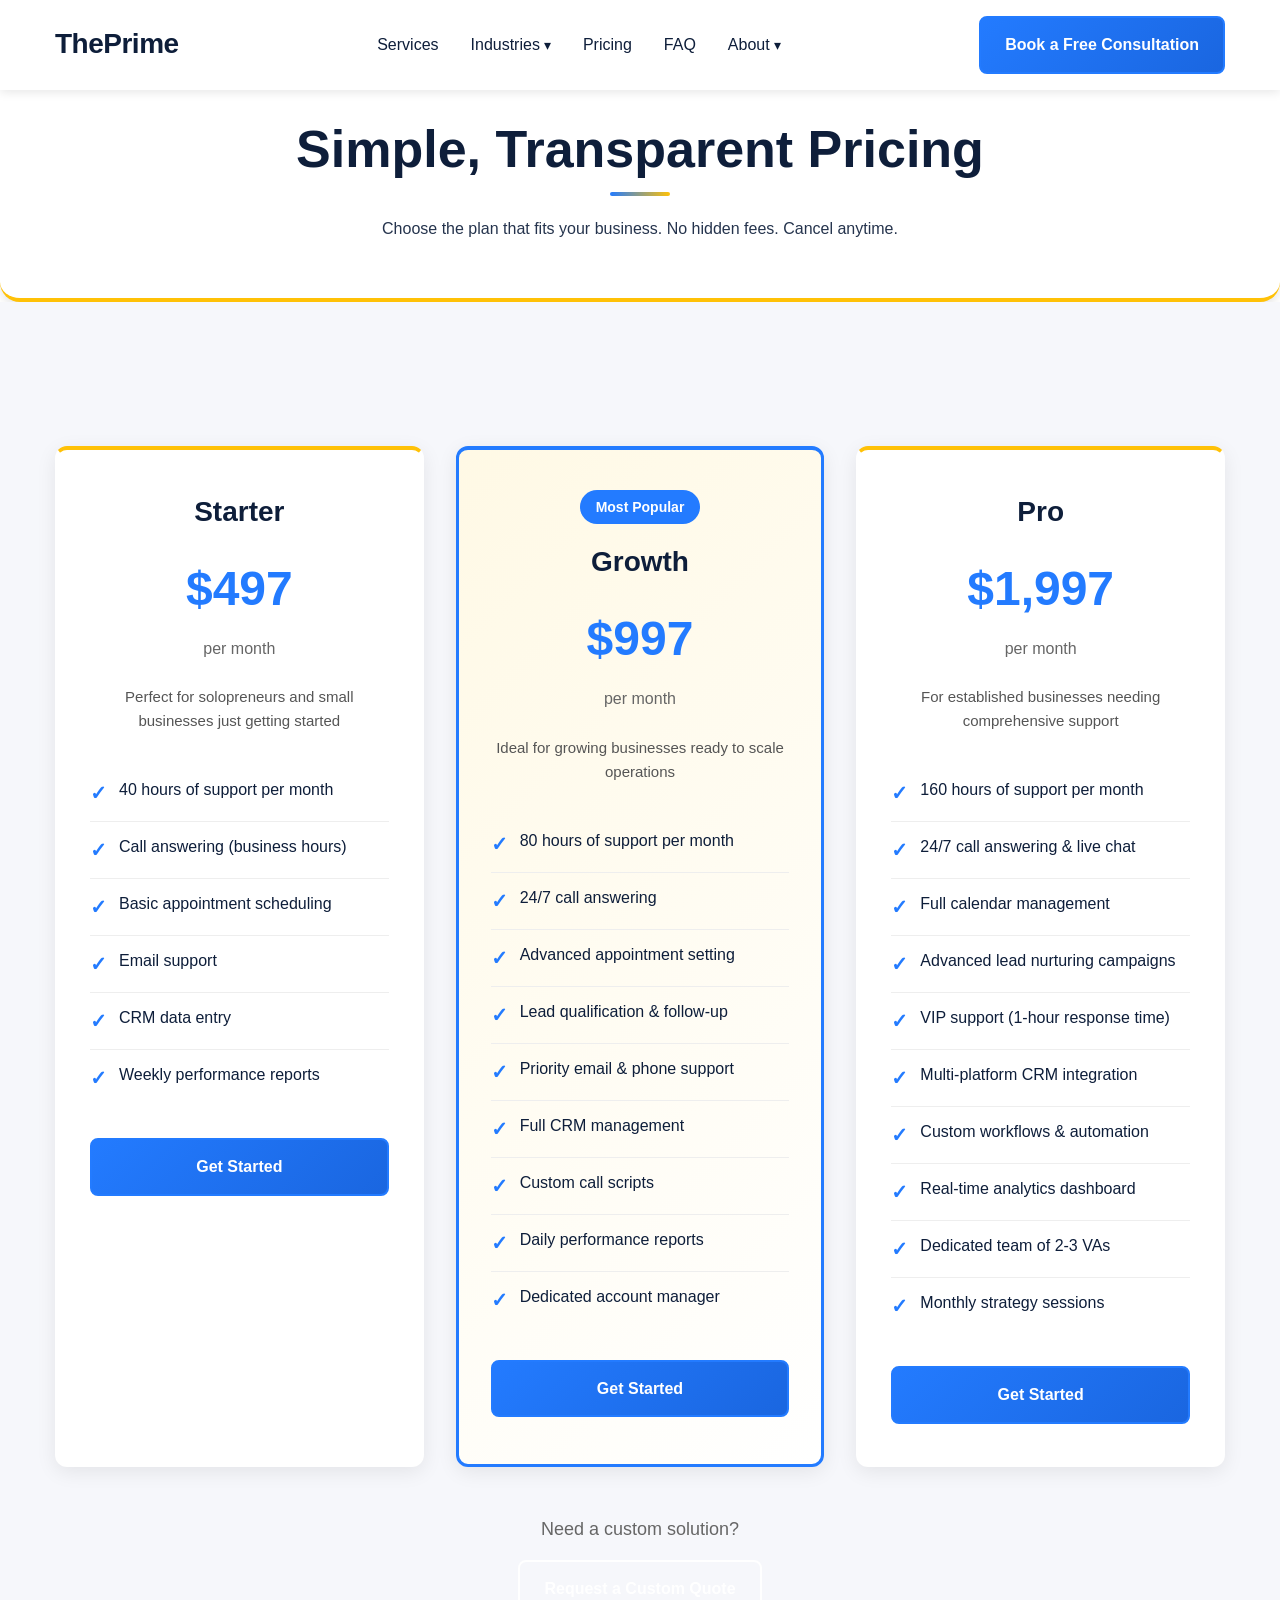
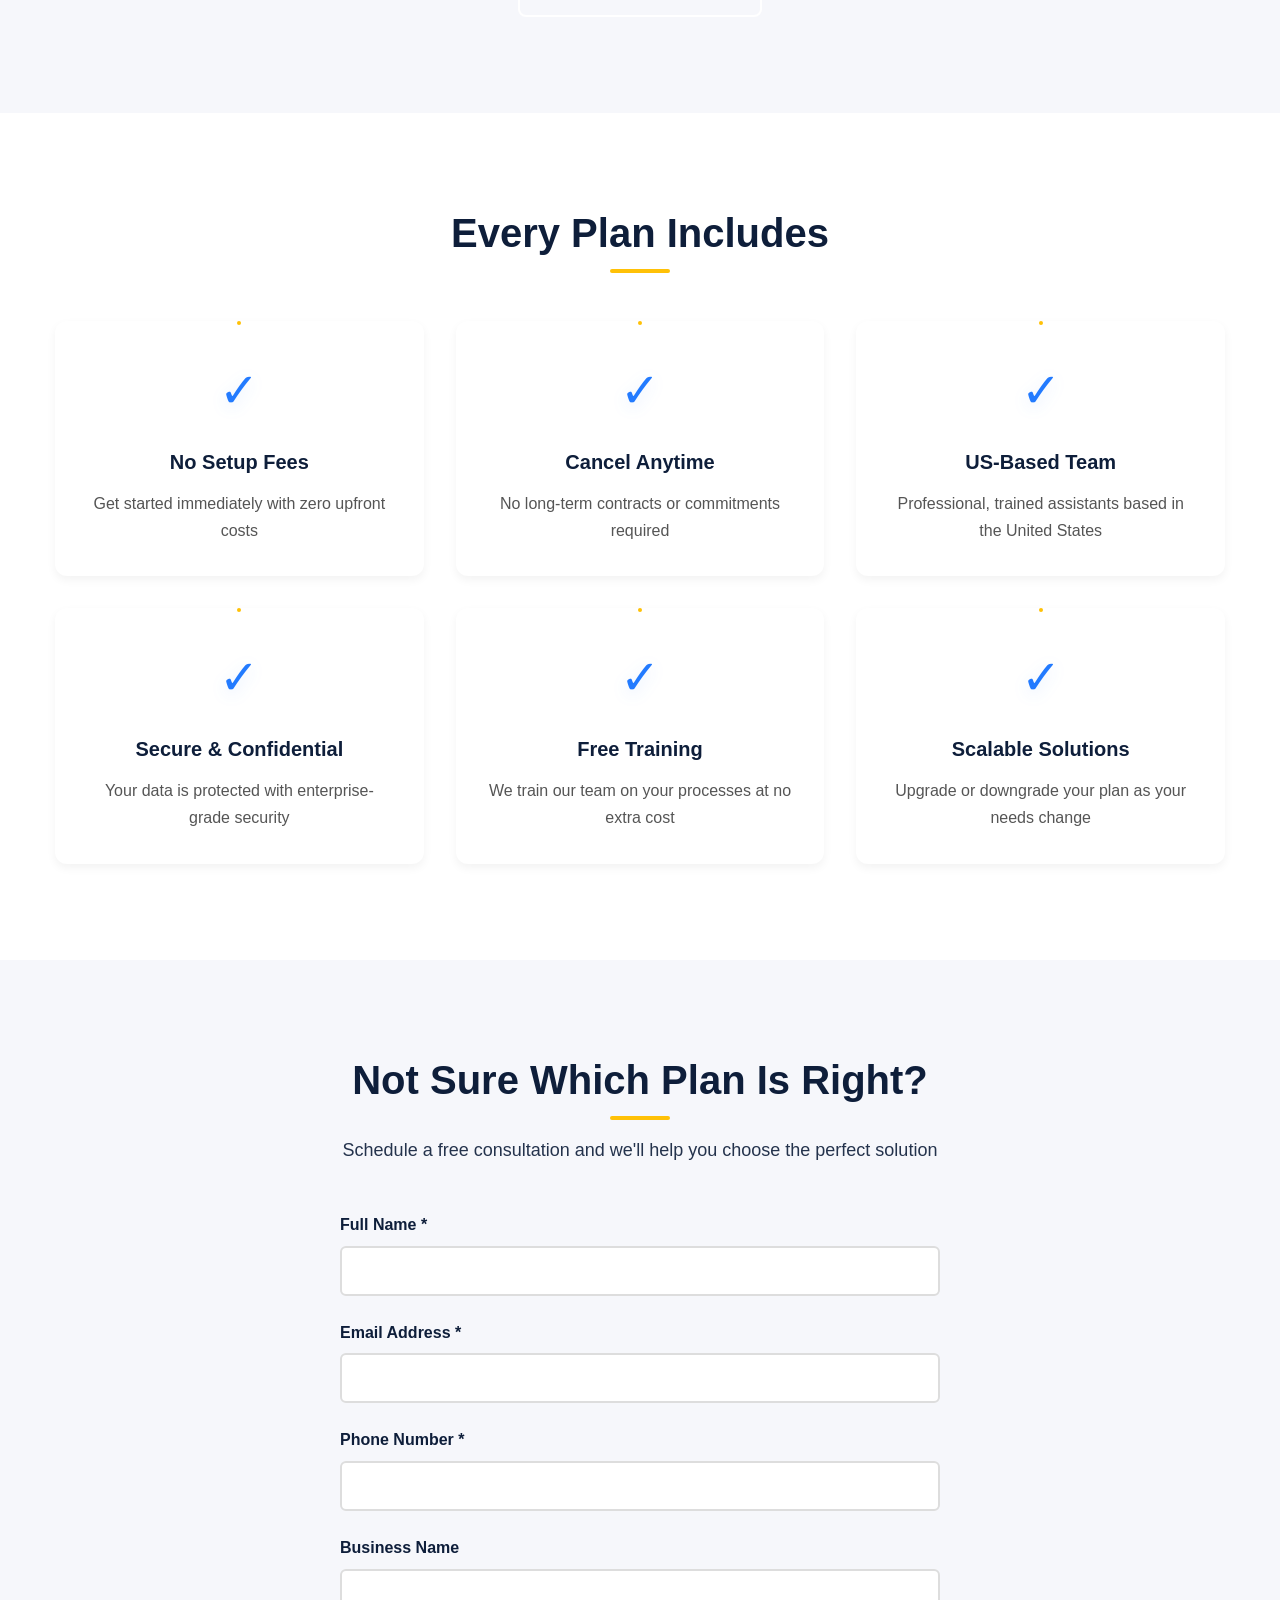
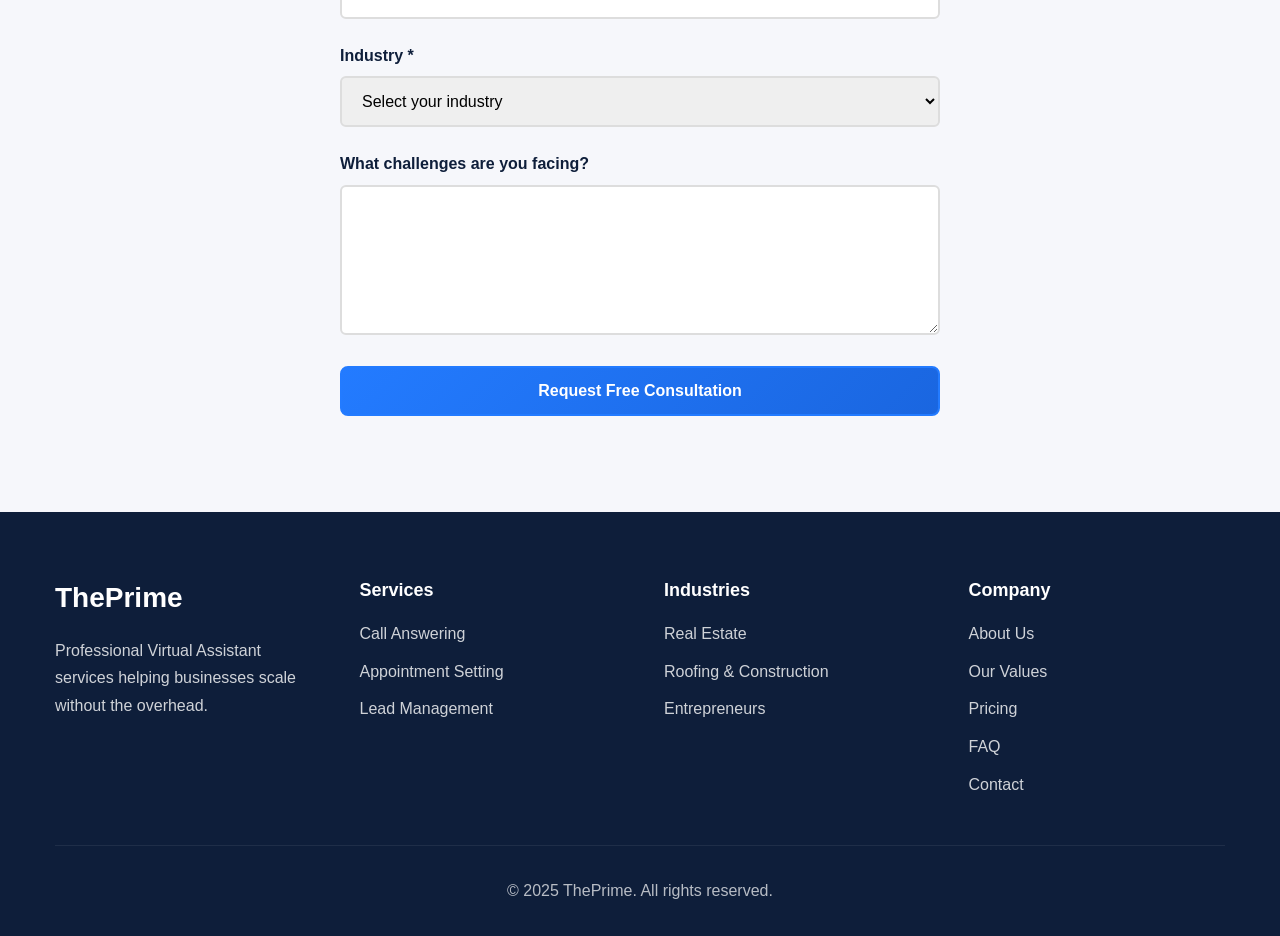
<file: pricing.html>
<!DOCTYPE html>
<html lang="en">

<head>
    <meta charset="UTF-8">
    <meta name="viewport" content="width=device-width, initial-scale=1.0">
    <meta name="description"
        content="Transparent pricing for professional virtual assistant services. Choose the plan that fits your business needs.">
    <title>Pricing - ThePrime Virtual Assistants</title>

    <!-- Google Fonts -->
    <link rel="preconnect" href="https://fonts.googleapis.com">
    <link rel="preconnect" href="https://fonts.gstatic.com" crossorigin>
    <link
        href="https://fonts.googleapis.com/css2?family=Montserrat:wght@700;800&family=Inter:wght@400;500;600&display=swap"
        rel="stylesheet">

    <!-- Stylesheet -->
    <link rel="stylesheet" href="styles.css">
</head>

<body>
    <!-- HEADER -->
    <header class="header" id="header">
        <div class="container">
            <div class="header__wrapper">
                <div class="header__logo">
                    <a href="index.html">ThePrime</a>
                </div>

                <nav class="header__nav" id="navMenu">
                    <ul class="nav__list">
                        <li class="nav__item">
                            <a href="services.html" class="nav__link">Services</a>
                        </li>
                        <li class="nav__item nav__item--dropdown">
                            <a href="industries.html" class="nav__link">Industries <span
                                    class="dropdown-arrow">▾</span></a>
                            <ul class="dropdown__menu">
                                <li><a href="industry-real-estate.html">Real Estate Agents</a></li>
                                <li><a href="industry-roofing.html">Roofing and Construction</a></li>
                                <li><a href="industry-entrepreneurs.html">Entrepreneurs</a></li>
                            </ul>
                        </li>
                        <li class="nav__item">
                            <a href="pricing.html" class="nav__link">Pricing</a>
                        </li>
                        <li class="nav__item">
                            <a href="faq.html" class="nav__link">FAQ</a>
                        </li>
                        <li class="nav__item nav__item--dropdown">
                            <a href="#" class="nav__link">About <span class="dropdown-arrow">▾</span></a>
                            <ul class="dropdown__menu">
                                <li><a href="values.html">Our Values</a></li>
                                <li><a href="contact.html">Contact Us</a></li>
                            </ul>
                        </li>
                    </ul>
                </nav>

                <a href="contact.html" class="btn btn--primary header__cta">Book a Free Consultation</a>

                <button class="mobile-menu-toggle" id="mobileMenuToggle" aria-label="Toggle menu">
                    <span></span>
                    <span></span>
                    <span></span>
                </button>
            </div>
        </div>
    </header>

    <!-- PAGE HERO -->
    <section class="page-hero">
        <div class="container">
            <h1 class="page-hero__title">Simple, Transparent Pricing</h1>
            <p class="page-hero__subtitle">Choose the plan that fits your business. No hidden fees. Cancel anytime.</p>
        </div>
    </section>

    <!-- PRICING CARDS -->
    <section class="section section--light">
        <div class="container">
            <div class="pricing-cards">
                <!-- STARTER PLAN -->
                <div class="pricing-card">
                    <h3 class="pricing-card__name">Starter</h3>
                    <div class="pricing-card__price">$497</div>
                    <p class="pricing-card__period">per month</p>
                    <p class="pricing-card__description">Perfect for solopreneurs and small businesses just getting
                        started</p>

                    <div class="pricing-card__features">
                        <div class="pricing-card__feature">40 hours of support per month</div>
                        <div class="pricing-card__feature">Call answering (business hours)</div>
                        <div class="pricing-card__feature">Basic appointment scheduling</div>
                        <div class="pricing-card__feature">Email support</div>
                        <div class="pricing-card__feature">CRM data entry</div>
                        <div class="pricing-card__feature">Weekly performance reports</div>
                    </div>

                    <a href="contact.html" class="btn btn--primary" style="width: 100%;">Get Started</a>
                </div>

                <!-- GROWTH PLAN (FEATURED) -->
                <div class="pricing-card pricing-card--featured">
                    <div class="pricing-card__badge">Most Popular</div>
                    <h3 class="pricing-card__name">Growth</h3>
                    <div class="pricing-card__price">$997</div>
                    <p class="pricing-card__period">per month</p>
                    <p class="pricing-card__description">Ideal for growing businesses ready to scale operations</p>

                    <div class="pricing-card__features">
                        <div class="pricing-card__feature">80 hours of support per month</div>
                        <div class="pricing-card__feature">24/7 call answering</div>
                        <div class="pricing-card__feature">Advanced appointment setting</div>
                        <div class="pricing-card__feature">Lead qualification & follow-up</div>
                        <div class="pricing-card__feature">Priority email & phone support</div>
                        <div class="pricing-card__feature">Full CRM management</div>
                        <div class="pricing-card__feature">Custom call scripts</div>
                        <div class="pricing-card__feature">Daily performance reports</div>
                        <div class="pricing-card__feature">Dedicated account manager</div>
                    </div>

                    <a href="contact.html" class="btn btn--primary" style="width: 100%;">Get Started</a>
                </div>

                <!-- PRO PLAN -->
                <div class="pricing-card">
                    <h3 class="pricing-card__name">Pro</h3>
                    <div class="pricing-card__price">$1,997</div>
                    <p class="pricing-card__period">per month</p>
                    <p class="pricing-card__description">For established businesses needing comprehensive support</p>

                    <div class="pricing-card__features">
                        <div class="pricing-card__feature">160 hours of support per month</div>
                        <div class="pricing-card__feature">24/7 call answering & live chat</div>
                        <div class="pricing-card__feature">Full calendar management</div>
                        <div class="pricing-card__feature">Advanced lead nurturing campaigns</div>
                        <div class="pricing-card__feature">VIP support (1-hour response time)</div>
                        <div class="pricing-card__feature">Multi-platform CRM integration</div>
                        <div class="pricing-card__feature">Custom workflows & automation</div>
                        <div class="pricing-card__feature">Real-time analytics dashboard</div>
                        <div class="pricing-card__feature">Dedicated team of 2-3 VAs</div>
                        <div class="pricing-card__feature">Monthly strategy sessions</div>
                    </div>

                    <a href="contact.html" class="btn btn--primary" style="width: 100%;">Get Started</a>
                </div>
            </div>

            <div class="text-center" style="margin-top: 3rem;">
                <p style="color: #666; font-size: 1.125rem; margin-bottom: 1rem;">Need a custom solution?</p>
                <a href="contact.html" class="btn btn--secondary">Request a Custom Quote</a>
            </div>
        </div>
    </section>

    <!-- WHAT'S INCLUDED -->
    <section class="section">
        <div class="container">
            <div class="section__header text-center">
                <h2 class="section__title">Every Plan Includes</h2>
            </div>

            <div class="feature-grid">
                <div class="feature-item">
                    <div class="feature-item__icon">✓</div>
                    <h3 class="feature-item__title">No Setup Fees</h3>
                    <p class="feature-item__text">Get started immediately with zero upfront costs</p>
                </div>

                <div class="feature-item">
                    <div class="feature-item__icon">✓</div>
                    <h3 class="feature-item__title">Cancel Anytime</h3>
                    <p class="feature-item__text">No long-term contracts or commitments required</p>
                </div>

                <div class="feature-item">
                    <div class="feature-item__icon">✓</div>
                    <h3 class="feature-item__title">US-Based Team</h3>
                    <p class="feature-item__text">Professional, trained assistants based in the United States</p>
                </div>

                <div class="feature-item">
                    <div class="feature-item__icon">✓</div>
                    <h3 class="feature-item__title">Secure & Confidential</h3>
                    <p class="feature-item__text">Your data is protected with enterprise-grade security</p>
                </div>

                <div class="feature-item">
                    <div class="feature-item__icon">✓</div>
                    <h3 class="feature-item__title">Free Training</h3>
                    <p class="feature-item__text">We train our team on your processes at no extra cost</p>
                </div>

                <div class="feature-item">
                    <div class="feature-item__icon">✓</div>
                    <h3 class="feature-item__title">Scalable Solutions</h3>
                    <p class="feature-item__text">Upgrade or downgrade your plan as your needs change</p>
                </div>
            </div>
        </div>
    </section>

    <!-- REQUEST DEMO FORM -->
    <section class="section section--light">
        <div class="container">
            <div class="section__header text-center">
                <h2 class="section__title">Not Sure Which Plan Is Right?</h2>
                <p class="section__subtitle">Schedule a free consultation and we'll help you choose the perfect solution
                </p>
            </div>

            <form class="form">
                <div class="form__group">
                    <label for="demo-name" class="form__label">Full Name *</label>
                    <input type="text" id="demo-name" class="form__input" required>
                    <span class="form__error"></span>
                </div>

                <div class="form__group">
                    <label for="demo-email" class="form__label">Email Address *</label>
                    <input type="email" id="demo-email" class="form__input" required>
                    <span class="form__error"></span>
                </div>

                <div class="form__group">
                    <label for="demo-phone" class="form__label">Phone Number *</label>
                    <input type="tel" id="demo-phone" class="form__input" required>
                    <span class="form__error"></span>
                </div>

                <div class="form__group">
                    <label for="demo-business" class="form__label">Business Name</label>
                    <input type="text" id="demo-business" class="form__input">
                    <span class="form__error"></span>
                </div>

                <div class="form__group">
                    <label for="demo-industry" class="form__label">Industry *</label>
                    <select id="demo-industry" class="form__select" required>
                        <option value="">Select your industry</option>
                        <option value="real-estate">Real Estate</option>
                        <option value="roofing">Roofing & Construction</option>
                        <option value="entrepreneur">Entrepreneur / Solopreneur</option>
                        <option value="agency">Agency Owner</option>
                        <option value="coaching">Coaching / Consulting</option>
                        <option value="local-service">Local Service Business</option>
                        <option value="other">Other</option>
                    </select>
                    <span class="form__error"></span>
                </div>

                <div class="form__group">
                    <label for="demo-message" class="form__label">What challenges are you facing?</label>
                    <textarea id="demo-message" class="form__textarea"></textarea>
                    <span class="form__error"></span>
                </div>

                <button type="submit" class="btn btn--primary form__submit">Request Free Consultation</button>
            </form>
        </div>
    </section>

    <!-- FOOTER -->
    <footer class="footer">
        <div class="container">
            <div class="footer__content">
                <div class="footer__column">
                    <h3 class="footer__logo">ThePrime</h3>
                    <p class="footer__description">Professional Virtual Assistant services helping businesses scale
                        without the overhead.</p>
                </div>

                <div class="footer__column">
                    <h4 class="footer__title">Services</h4>
                    <ul class="footer__links">
                        <li><a href="services.html">Call Answering</a></li>
                        <li><a href="services.html">Appointment Setting</a></li>
                        <li><a href="services.html">Lead Management</a></li>
                    </ul>
                </div>

                <div class="footer__column">
                    <h4 class="footer__title">Industries</h4>
                    <ul class="footer__links">
                        <li><a href="industry-real-estate.html">Real Estate</a></li>
                        <li><a href="industry-roofing.html">Roofing & Construction</a></li>
                        <li><a href="industry-entrepreneurs.html">Entrepreneurs</a></li>
                    </ul>
                </div>

                <div class="footer__column">
                    <h4 class="footer__title">Company</h4>
                    <ul class="footer__links">
                        <li><a href="about.html">About Us</a></li>
                        <li><a href="values.html">Our Values</a></li>
                        <li><a href="pricing.html">Pricing</a></li>
                        <li><a href="faq.html">FAQ</a></li>
                        <li><a href="contact.html">Contact</a></li>
                    </ul>
                </div>
            </div>

            <div class="footer__bottom">
                <p>&copy; 2025 ThePrime. All rights reserved.</p>
            </div>
        </div>
    </footer>

    <!-- JavaScript -->
    <script src="script.js"></script>
</body>

</html>
</file>
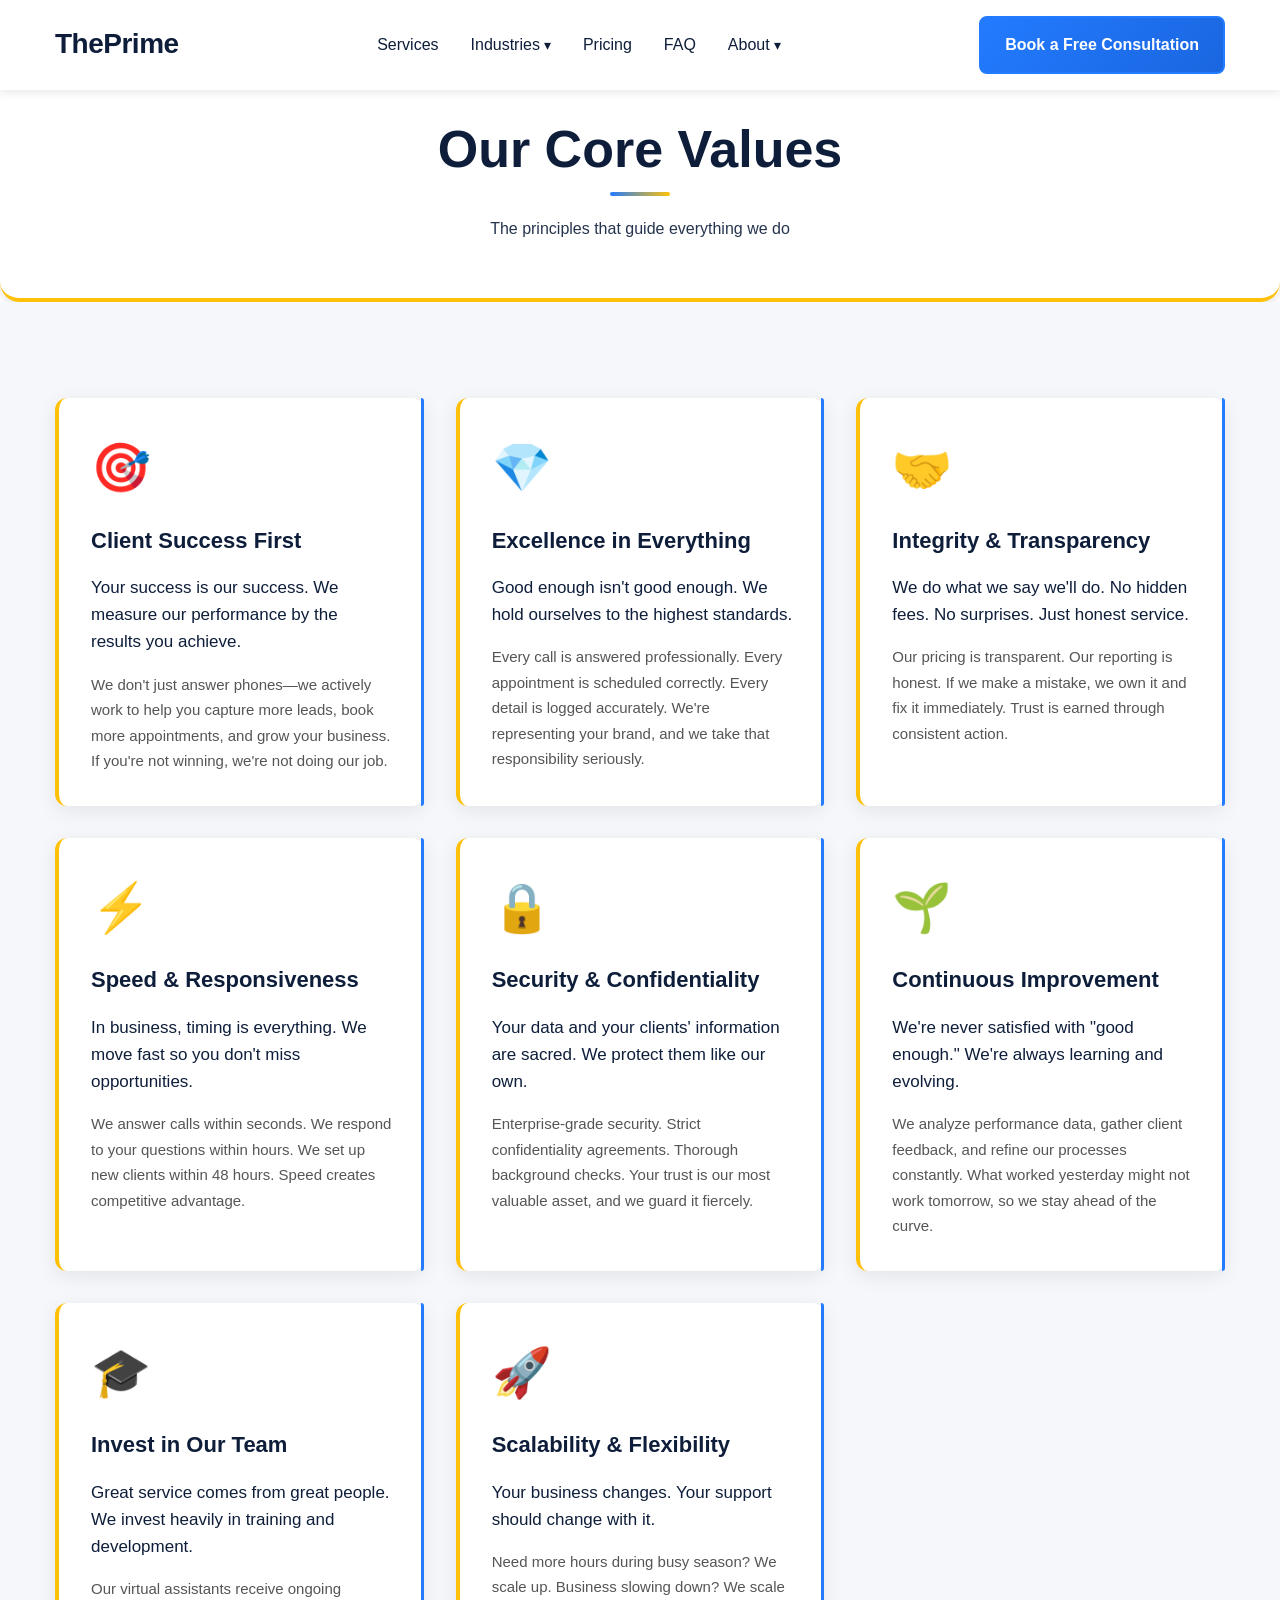
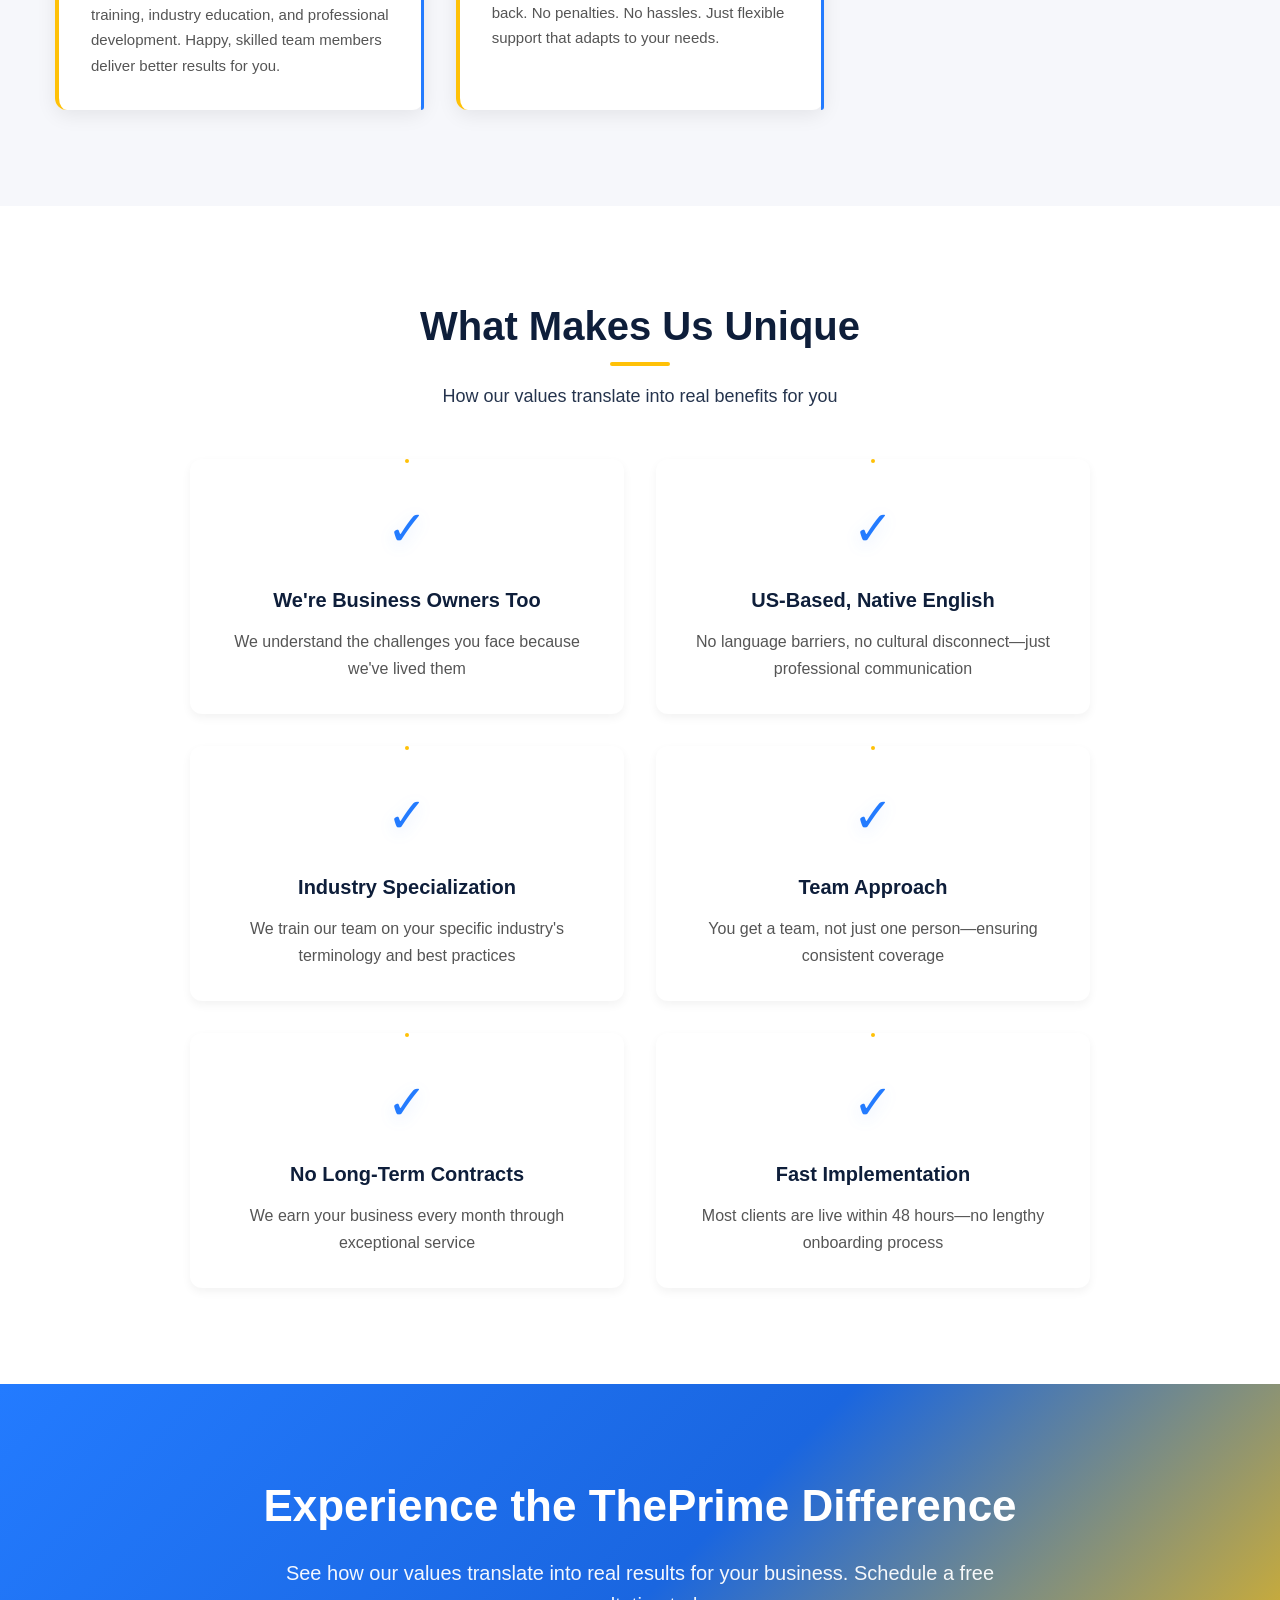
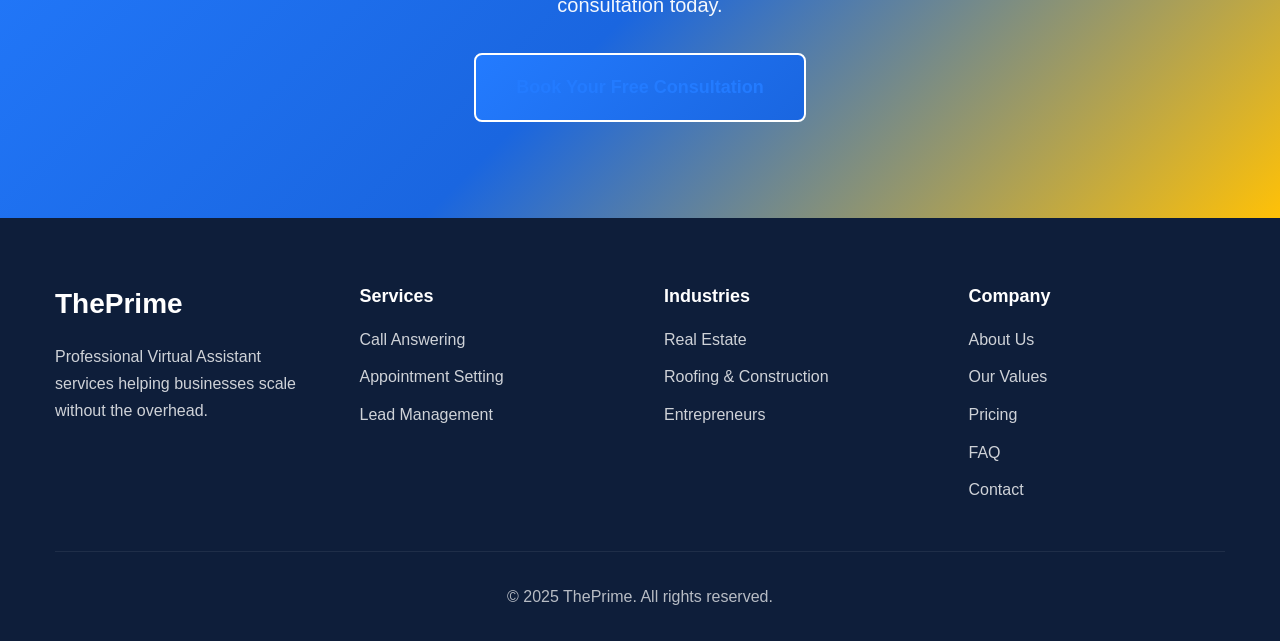
<file: values.html>
<!DOCTYPE html>
<html lang="en">

<head>
    <meta charset="UTF-8">
    <meta name="viewport" content="width=device-width, initial-scale=1.0">
    <meta name="description"
        content="Our core values guide everything we do at ThePrime. Learn about our commitment to excellence, integrity, and client success.">
    <title>Our Values - ThePrime Virtual Assistants</title>

    <!-- Google Fonts -->
    <link rel="preconnect" href="https://fonts.googleapis.com">
    <link rel="preconnect" href="https://fonts.gstatic.com" crossorigin>
    <link
        href="https://fonts.googleapis.com/css2?family=Montserrat:wght@700;800&family=Inter:wght@400;500;600&display=swap"
        rel="stylesheet">

    <!-- Stylesheet -->
    <link rel="stylesheet" href="styles.css">
</head>

<body>
    <!-- HEADER -->
    <header class="header" id="header">
        <div class="container">
            <div class="header__wrapper">
                <div class="header__logo">
                    <a href="index.html">ThePrime</a>
                </div>

                <nav class="header__nav" id="navMenu">
                    <ul class="nav__list">
                        <li class="nav__item">
                            <a href="services.html" class="nav__link">Services</a>
                        </li>
                        <li class="nav__item nav__item--dropdown">
                            <a href="industries.html" class="nav__link">Industries <span
                                    class="dropdown-arrow">▾</span></a>
                            <ul class="dropdown__menu">
                                <li><a href="industry-real-estate.html">Real Estate Agents</a></li>
                                <li><a href="industry-roofing.html">Roofing and Construction</a></li>
                                <li><a href="industry-entrepreneurs.html">Entrepreneurs</a></li>
                            </ul>
                        </li>
                        <li class="nav__item">
                            <a href="pricing.html" class="nav__link">Pricing</a>
                        </li>
                        <li class="nav__item">
                            <a href="faq.html" class="nav__link">FAQ</a>
                        </li>
                        <li class="nav__item nav__item--dropdown">
                            <a href="#" class="nav__link">About <span class="dropdown-arrow">▾</span></a>
                            <ul class="dropdown__menu">
                                <li><a href="values.html">Our Values</a></li>
                                <li><a href="contact.html">Contact Us</a></li>
                            </ul>
                        </li>
                    </ul>
                </nav>

                <a href="contact.html" class="btn btn--primary header__cta">Book a Free Consultation</a>

                <button class="mobile-menu-toggle" id="mobileMenuToggle" aria-label="Toggle menu">
                    <span></span>
                    <span></span>
                    <span></span>
                </button>
            </div>
        </div>
    </header>

    <!-- PAGE HERO -->
    <section class="page-hero">
        <div class="container">
            <h1 class="page-hero__title">Our Core Values</h1>
            <p class="page-hero__subtitle">The principles that guide everything we do</p>
        </div>
    </section>

    <!-- VALUES -->
    <section class="section section--light">
        <div class="container">
            <div class="benefits">
                <div class="benefit-card">
                    <div class="benefit-card__header">
                        <div style="font-size: 3rem; margin-bottom: 1rem;">🎯</div>
                        <h3 class="benefit-card__title">Client Success First</h3>
                    </div>
                    <div class="benefit-card__content">
                        <p class="benefit-card__benefit">Your success is our success. We measure our performance by the
                            results you achieve.</p>
                        <p class="benefit-card__how">We don't just answer phones—we actively work to help you capture
                            more leads, book more appointments, and grow your business. If you're not winning, we're not
                            doing our job.</p>
                    </div>
                </div>

                <div class="benefit-card">
                    <div class="benefit-card__header">
                        <div style="font-size: 3rem; margin-bottom: 1rem;">💎</div>
                        <h3 class="benefit-card__title">Excellence in Everything</h3>
                    </div>
                    <div class="benefit-card__content">
                        <p class="benefit-card__benefit">Good enough isn't good enough. We hold ourselves to the highest
                            standards.</p>
                        <p class="benefit-card__how">Every call is answered professionally. Every appointment is
                            scheduled correctly. Every detail is logged accurately. We're representing your brand, and
                            we take that responsibility seriously.</p>
                    </div>
                </div>

                <div class="benefit-card">
                    <div class="benefit-card__header">
                        <div style="font-size: 3rem; margin-bottom: 1rem;">🤝</div>
                        <h3 class="benefit-card__title">Integrity & Transparency</h3>
                    </div>
                    <div class="benefit-card__content">
                        <p class="benefit-card__benefit">We do what we say we'll do. No hidden fees. No surprises. Just
                            honest service.</p>
                        <p class="benefit-card__how">Our pricing is transparent. Our reporting is honest. If we make a
                            mistake, we own it and fix it immediately. Trust is earned through consistent action.</p>
                    </div>
                </div>

                <div class="benefit-card">
                    <div class="benefit-card__header">
                        <div style="font-size: 3rem; margin-bottom: 1rem;">⚡</div>
                        <h3 class="benefit-card__title">Speed & Responsiveness</h3>
                    </div>
                    <div class="benefit-card__content">
                        <p class="benefit-card__benefit">In business, timing is everything. We move fast so you don't
                            miss opportunities.</p>
                        <p class="benefit-card__how">We answer calls within seconds. We respond to your questions within
                            hours. We set up new clients within 48 hours. Speed creates competitive advantage.</p>
                    </div>
                </div>

                <div class="benefit-card">
                    <div class="benefit-card__header">
                        <div style="font-size: 3rem; margin-bottom: 1rem;">🔒</div>
                        <h3 class="benefit-card__title">Security & Confidentiality</h3>
                    </div>
                    <div class="benefit-card__content">
                        <p class="benefit-card__benefit">Your data and your clients' information are sacred. We protect
                            them like our own.</p>
                        <p class="benefit-card__how">Enterprise-grade security. Strict confidentiality agreements.
                            Thorough background checks. Your trust is our most valuable asset, and we guard it fiercely.
                        </p>
                    </div>
                </div>

                <div class="benefit-card">
                    <div class="benefit-card__header">
                        <div style="font-size: 3rem; margin-bottom: 1rem;">🌱</div>
                        <h3 class="benefit-card__title">Continuous Improvement</h3>
                    </div>
                    <div class="benefit-card__content">
                        <p class="benefit-card__benefit">We're never satisfied with "good enough." We're always learning
                            and evolving.</p>
                        <p class="benefit-card__how">We analyze performance data, gather client feedback, and refine our
                            processes constantly. What worked yesterday might not work tomorrow, so we stay ahead of the
                            curve.</p>
                    </div>
                </div>

                <div class="benefit-card">
                    <div class="benefit-card__header">
                        <div style="font-size: 3rem; margin-bottom: 1rem;">🎓</div>
                        <h3 class="benefit-card__title">Invest in Our Team</h3>
                    </div>
                    <div class="benefit-card__content">
                        <p class="benefit-card__benefit">Great service comes from great people. We invest heavily in
                            training and development.</p>
                        <p class="benefit-card__how">Our virtual assistants receive ongoing training, industry
                            education, and professional development. Happy, skilled team members deliver better results
                            for you.</p>
                    </div>
                </div>

                <div class="benefit-card">
                    <div class="benefit-card__header">
                        <div style="font-size: 3rem; margin-bottom: 1rem;">🚀</div>
                        <h3 class="benefit-card__title">Scalability & Flexibility</h3>
                    </div>
                    <div class="benefit-card__content">
                        <p class="benefit-card__benefit">Your business changes. Your support should change with it.</p>
                        <p class="benefit-card__how">Need more hours during busy season? We scale up. Business slowing
                            down? We scale back. No penalties. No hassles. Just flexible support that adapts to your
                            needs.</p>
                    </div>
                </div>
            </div>
        </div>
    </section>

    <!-- WHAT MAKES US UNIQUE -->
    <section class="section">
        <div class="container">
            <div class="section__header text-center">
                <h2 class="section__title">What Makes Us Unique</h2>
                <p class="section__subtitle">How our values translate into real benefits for you</p>
            </div>

            <div style="max-width: 900px; margin: 0 auto;">
                <div class="feature-grid">
                    <div class="feature-item">
                        <div class="feature-item__icon">✓</div>
                        <h3 class="feature-item__title">We're Business Owners Too</h3>
                        <p class="feature-item__text">We understand the challenges you face because we've lived them</p>
                    </div>

                    <div class="feature-item">
                        <div class="feature-item__icon">✓</div>
                        <h3 class="feature-item__title">US-Based, Native English</h3>
                        <p class="feature-item__text">No language barriers, no cultural disconnect—just professional
                            communication</p>
                    </div>

                    <div class="feature-item">
                        <div class="feature-item__icon">✓</div>
                        <h3 class="feature-item__title">Industry Specialization</h3>
                        <p class="feature-item__text">We train our team on your specific industry's terminology and best
                            practices</p>
                    </div>

                    <div class="feature-item">
                        <div class="feature-item__icon">✓</div>
                        <h3 class="feature-item__title">Team Approach</h3>
                        <p class="feature-item__text">You get a team, not just one person—ensuring consistent coverage
                        </p>
                    </div>

                    <div class="feature-item">
                        <div class="feature-item__icon">✓</div>
                        <h3 class="feature-item__title">No Long-Term Contracts</h3>
                        <p class="feature-item__text">We earn your business every month through exceptional service</p>
                    </div>

                    <div class="feature-item">
                        <div class="feature-item__icon">✓</div>
                        <h3 class="feature-item__title">Fast Implementation</h3>
                        <p class="feature-item__text">Most clients are live within 48 hours—no lengthy onboarding
                            process</p>
                    </div>
                </div>
            </div>
        </div>
    </section>

    <!-- CTA SECTION -->
    <section class="cta-section">
        <div class="container">
            <div class="cta-box">
                <h2 class="cta-box__title">Experience the ThePrime Difference</h2>
                <p class="cta-box__text">See how our values translate into real results for your business. Schedule a
                    free consultation today.</p>
                <a href="contact.html" class="btn btn--primary btn--large">Book Your Free Consultation</a>
            </div>
        </div>
    </section>

    <!-- FOOTER -->
    <footer class="footer">
        <div class="container">
            <div class="footer__content">
                <div class="footer__column">
                    <h3 class="footer__logo">ThePrime</h3>
                    <p class="footer__description">Professional Virtual Assistant services helping businesses scale
                        without the overhead.</p>
                </div>

                <div class="footer__column">
                    <h4 class="footer__title">Services</h4>
                    <ul class="footer__links">
                        <li><a href="services.html">Call Answering</a></li>
                        <li><a href="services.html">Appointment Setting</a></li>
                        <li><a href="services.html">Lead Management</a></li>
                    </ul>
                </div>

                <div class="footer__column">
                    <h4 class="footer__title">Industries</h4>
                    <ul class="footer__links">
                        <li><a href="industry-real-estate.html">Real Estate</a></li>
                        <li><a href="industry-roofing.html">Roofing & Construction</a></li>
                        <li><a href="industry-entrepreneurs.html">Entrepreneurs</a></li>
                    </ul>
                </div>

                <div class="footer__column">
                    <h4 class="footer__title">Company</h4>
                    <ul class="footer__links">
                        <li><a href="about.html">About Us</a></li>
                        <li><a href="values.html">Our Values</a></li>
                        <li><a href="pricing.html">Pricing</a></li>
                        <li><a href="faq.html">FAQ</a></li>
                        <li><a href="contact.html">Contact</a></li>
                    </ul>
                </div>
            </div>

            <div class="footer__bottom">
                <p>&copy; 2025 ThePrime. All rights reserved.</p>
            </div>
        </div>
    </footer>

    <!-- JavaScript -->
    <script src="script.js"></script>
</body>

</html>
</file>
<file: styles.css>
/* ===================================
   RESET & BASE STYLES
   =================================== */
* {
    margin: 0;
    padding: 0;
    box-sizing: border-box;
}

:root {
    /* Brand Colors */
    --navy-blue: #0E1E3A;
    --electric-blue: #237BFF;
    --white: #FFFFFF;
    --light-grey: #F6F7FB;
    
    /* New Color Theme */
    --warm-yellow: #FFC107;
    --dark-charcoal: #1A1A1A;
    --deep-red: #E53935;
    --soft-yellow: #FFF9E5;
    
    /* Additional Colors */
    --dark-overlay: rgba(14, 30, 58, 0.85);
    --gradient-start: #0E1E3A;
    --gradient-end: #1a3a5c;
    --gradient-blue-yellow: linear-gradient(135deg, #237BFF 0%, #FFC107 100%);
    
    /* Typography */
    --font-heading: 'Montserrat', sans-serif;
    --font-body: 'Inter', sans-serif;
    
    /* Spacing */
    --spacing-xs: 0.5rem;
    --spacing-sm: 1rem;
    --spacing-md: 2rem;
    --spacing-lg: 3rem;
    --spacing-xl: 4rem;
    --spacing-xxl: 6rem;
    
    /* Transitions */
    --transition-fast: 0.2s ease;
    --transition-normal: 0.3s ease;
    --transition-slow: 0.5s ease;
}

html {
    scroll-behavior: smooth;
}

body {
    font-family: var(--font-body);
    font-size: 16px;
    line-height: 1.6;
    color: var(--navy-blue);
    background-color: var(--white);
    overflow-x: hidden;
}

img {
    max-width: 100%;
    height: auto;
    display: block;
}

a {
    text-decoration: none;
    color: inherit;
    transition: var(--transition-normal);
}

ul {
    list-style: none;
}

/* ===================================
   UTILITY CLASSES
   =================================== */
.container {
    max-width: 1200px;
    margin: 0 auto;
    padding: 0 2rem;
}

.text-center {
    text-align: center;
}

.section {
    padding: var(--spacing-xxl) 0;
}

.section--light {
    background-color: var(--light-grey);
}

.section--dark {
    background-color: var(--navy-blue);
    color: var(--white);
}

.section--gradient {
    background: linear-gradient(135deg, var(--gradient-start) 0%, var(--gradient-end) 100%);
    color: var(--white);
}

.section--soft-yellow {
    background-color: var(--soft-yellow);
}

.section__header {
    margin-bottom: var(--spacing-lg);
}

.section__title {
    font-family: var(--font-heading);
    font-size: 2.5rem;
    font-weight: 800;
    margin-bottom: var(--spacing-sm);
    line-height: 1.2;
    position: relative;
    padding-bottom: 1rem;
}

.section__title::after {
    content: '';
    position: absolute;
    bottom: 0;
    left: 50%;
    transform: translateX(-50%);
    width: 60px;
    height: 4px;
    background-color: var(--warm-yellow);
    border-radius: 2px;
}

.section__subtitle {
    font-size: 1.125rem;
    max-width: 800px;
    margin: 0 auto;
    opacity: 0.9;
}

/* ===================================
   BUTTONS
   =================================== */
.btn {
    display: inline-block;
    padding: 0.875rem 1.5rem;
    font-family: var(--font-body);
    font-size: 1rem;
    font-weight: 600;
    border-radius: 8px;
    cursor: pointer;
    transition: all var(--transition-normal);
    border: 2px solid transparent;
    text-align: center;
}

.btn--primary {
    background-color: var(--electric-blue);
    color: var(--white);
    border-color: var(--electric-blue);
    background: linear-gradient(135deg, var(--electric-blue) 0%, #1a66e0 100%);
}

.btn--primary:hover {
    background: linear-gradient(135deg, #1a66e0 0%, var(--warm-yellow) 100%);
    border-color: var(--warm-yellow);
    transform: translateY(-2px);
    box-shadow: 0 10px 25px rgba(35, 123, 255, 0.3);
}

.btn--secondary {
    background-color: transparent;
    color: var(--white);
    border-color: var(--white);
}

.btn--secondary:hover {
    background-color: var(--white);
    color: var(--navy-blue);
}

.btn--large {
    padding: 1.125rem 2.5rem;
    font-size: 1.125rem;
}

/* ===================================
   HEADER
   =================================== */
.header {
    position: fixed;
    top: 0;
    left: 0;
    width: 100%;
    background-color: var(--white);
    box-shadow: 0 2px 10px rgba(0, 0, 0, 0.1);
    z-index: 1000;
    transition: var(--transition-normal);
}

.header__wrapper {
    display: flex;
    align-items: center;
    justify-content: space-between;
    padding: 1rem 0;
}

.header__logo a {
    font-family: var(--font-heading);
    font-size: 1.75rem;
    font-weight: 800;
    color: var(--navy-blue);
    letter-spacing: -0.5px;
}

.header__nav {
    flex: 1;
    display: flex;
    justify-content: center;
}

.nav__list {
    display: flex;
    align-items: center;
    gap: 2rem;
}

.nav__item {
    position: relative;
}

.nav__link {
    font-weight: 500;
    color: var(--navy-blue);
    padding: 0.5rem 0;
    display: flex;
    align-items: center;
    gap: 0.25rem;
}

.nav__link:hover {
    color: var(--electric-blue);
}

.dropdown-arrow {
    font-size: 0.875rem;
    transition: var(--transition-fast);
}

.nav__item--dropdown:hover .dropdown-arrow {
    transform: rotate(180deg);
}

.dropdown__menu {
    position: absolute;
    top: 100%;
    left: 0;
    background-color: var(--white);
    box-shadow: 0 10px 30px rgba(0, 0, 0, 0.15);
    border-radius: 8px;
    padding: 0.75rem 0;
    min-width: 220px;
    opacity: 0;
    visibility: hidden;
    transform: translateY(-10px);
    transition: all var(--transition-normal);
}

.nav__item--dropdown:hover .dropdown__menu {
    opacity: 1;
    visibility: visible;
    transform: translateY(0);
}

.dropdown__menu li {
    padding: 0;
}

.dropdown__menu a {
    display: block;
    padding: 0.75rem 1.5rem;
    color: var(--navy-blue);
    transition: var(--transition-fast);
}

.dropdown__menu a:hover {
    background-color: var(--light-grey);
    color: var(--electric-blue);
}

.header__cta {
    white-space: nowrap;
}

.mobile-menu-toggle {
    display: none;
    flex-direction: column;
    gap: 5px;
    background: none;
    border: none;
    cursor: pointer;
    padding: 0.5rem;
}

.mobile-menu-toggle span {
    display: block;
    width: 25px;
    height: 3px;
    background-color: var(--navy-blue);
    transition: var(--transition-normal);
}

/* ===================================
   HERO SECTION
   =================================== */
/* ===============================
   HERO (Updated Split Layout)
================================= */

.hero {
    position: relative;
    min-height: 100vh;
    display: flex;
    align-items: center;
    justify-content: center;
    padding: 100px 5%;
    background: #F6F7FB;
}

/* Wrapper for 2-column layout */
.hero__wrapper {
    display: flex;
    max-width: 1200px;
    width: 100%;
    gap: 60px;
    align-items: center;
}

/* ===============================
   TEXT BLOCK
================================= */

.hero__text {
    flex: 1;
    position: relative;
    padding-left: 30px;
}

.hero__text::before {
    content: "";
    position: absolute;
    left: 0;
    top: 0;
    width: 6px;
    height: 100%;
    background: #237BFF;
    border-radius: 4px;
}

.hero__headline {
    font-family: var(--font-heading);
    font-size: 2.5rem;
    font-weight: 800;
    line-height: 1.2;
    color: #0E1E3A;
    margin-bottom: 1rem;
}

.hero__subheadline {
    font-size: 1.125rem;
    line-height: 1.6;
    color: #333;
    margin-bottom: 2rem;
}

/* CTA buttons */
.hero__cta-group {
    display: flex;
    gap: 1rem;
    flex-wrap: wrap;
}

/* ===============================
   IMAGE CARD (Right Side)
================================= */

.hero__image-card {
    flex: 1;
    background: #fff;
    border-radius: 12px;
    box-shadow: 0 10px 30px rgba(0,0,0,0.12);
    overflow: hidden;
    height: 70vh;

    /* Ensures image centers vertically */
    display: flex;
    align-items: center;
    object-fit: cover;
    justify-content: center;
}

.hero__image-card img {
    width: 100%;
    height: auto;
    display: block;
}

/* ===============================
   RESPONSIVE ADJUSTMENTS
================================= */

@media (max-width: 992px) {
    .hero__wrapper {
        flex-direction: column;
        text-align: center;
    }

    .hero__text {
        
        padding-left: 0;
    }

    .hero__text::before {
        display: none;
    }

    .hero__image-card {
        width: 100%;
        height: auto;
    }
}

@media (max-width: 600px) {
    .hero {
        padding: 90px 5%;
    }

    .hero__headline {
        font-size: 2rem;
    }

    .hero__subheadline {
        font-size: 1rem;
    }
}


/* ===================================
   STATS SECTION
   =================================== */
.stats-split {
  padding: 90px 1rem; /* add horizontal padding for small screens */
  background: #f9f9f9;
}

.split-grid {
  display: grid;
  grid-template-columns: 1fr 1.2fr;
  gap: 3rem;
  align-items: center;
}

.split-left h2 {
  font-size: 2.5rem;
  margin-bottom: 1rem;
  line-height: 1.2;
}

.split-left p {
  font-size: 1.1rem;
  color: #555;
  line-height: 1.6;
}

.split-right {
  display: grid;
  grid-template-columns: repeat(2, 1fr);
  gap: 1.5rem;
}

.split-card {
  padding: 2rem;
  background: #fff;
  border-radius: 14px;
  box-shadow: 0 5px 25px rgba(0,0,0,0.06);
  text-align: center;
  transition: 0.3s;
}

.split-card:hover {
  transform: translateY(-6px);
}

.split-card strong {
  font-size: 2.2rem;
  color: var(--electric-blue);
}

.split-card p {
  margin-top: 0.5rem;
  font-weight: 600;
}

/* ----- Responsive Breakpoints ----- */

/* Tablets */
@media (max-width: 1024px) {
  .split-grid {
    grid-template-columns: 1fr; /* stack sections */
    gap: 2rem;
  }
  .split-right {
    grid-template-columns: repeat(2, 1fr);
  }
  .split-left h2 {
    font-size: 2rem;
  }
}

/* Mobile */
@media (max-width: 640px) {
  .split-right {
    grid-template-columns: 1fr; /* stack cards vertically */
    gap: 1rem;
  }
  .split-left h2 {
    font-size: 1.75rem;
  }
  .split-left p {
    font-size: 1rem;
  }
  .split-card {
    padding: 1.5rem;
  }
  .split-card strong {
    font-size: 1.8rem;
  }
}




/* feature section new  */

/* --- CSS VARIABLES (Based on Framer Styles) --- */
:root {
    --primary-color: rgb(213, 11, 62); /* Framer's Red/Pink accent color */
    --text-dark: rgb(18, 18, 23); /* Heading/Title color */
    --text-muted: rgb(108, 108, 137); /* Paragraph text color */
    --button-bg: rgb(255, 84, 34); /* Button primary color (Orange) */
    --button-shadow-color: rgb(217, 165, 43); /* Button secondary color (Yellow/Gold) */
    --bg-white: rgb(255, 255, 255);
    
    /* Font definitions (Placeholders for custom fonts) */
    /* Note: You must link these fonts in your project for them to work */
    --font-heading: 'Circular Pro Book', sans-serif; 
    --font-body: 'Inter Regular', sans-serif;
    --font-medium: 'Inter Medium', sans-serif;
}

/* --- Layout Container --- */
.features-section {
    padding: 60px 0;
    font-family: var(--font-body);
}

.container {
    max-width: 1200px;
    margin: 0 auto;
    padding: 0 15px;
}

/* --- Feature Grid --- */
.feature-grid {
    display: grid;
    /* 3 columns on desktop, adapts to 2 or 1 column on smaller screens */
    grid-template-columns: repeat(auto-fit, minmax(280px, 1fr));
    gap: 30px;
}

/* --- Feature Item Styling --- */
.feature-item {
    padding: 40px 30px;
    border-radius: 12px;
    background-color: var(--bg-white);
    box-shadow: 0 4px 10px rgba(0, 0, 0, 0.05);
    display: flex;
    flex-direction: column;
    /* Framer structure had items 1-3, 5-6, and 9 with white background, 4, 7, 8 implied a different background color, 
       but for simplicity and based on the provided style properties, we keep it white by default. */
}

.feature-item:hover {
    box-shadow: 0 8px 20px rgba(0, 0, 0, 0.1);
    transform: translateY(-5px);
    transition: all 0.3s ease;
    /* light bg bg color */
    background-color: var(--bg-white)/2;
    /* Framer structure had items 1-3, 5-6, and 9 with white background, 4, 7, 8 implied a different background color, 
       but for simplicity and based on the provided style properties, we keep it white by default. */
}
/* --- Feature Number (01, 02, etc.) --- */
.feature-number h5 {
    font-family: var(--font-medium);
    font-size: 14px; /* ~0.88rem */
    font-weight: 500;
    line-height: 1.6em;
    color: var(--primary-color);
    margin: 0 0 10px 0;
}

/* --- Feature Title (h4) --- */
.feature-content h4 {
    font-family: var(--font-heading);
    font-size: 24px;
    letter-spacing: -0.48px;
    line-height: 28.8px;
    color: var(--text-dark);
    margin: 0 0 15px 0;
}

/* --- Feature Description (p) --- */
.feature-content p {
    font-family: var(--font-body);
    font-size: 18px;
    letter-spacing: 0px;
    line-height: 30.6px;
    color: var(--text-muted);
    margin: 0;
}


/* --- Call-to-Action Button Styling --- */
.cta-container {
    margin-top: 50px;
    text-align: center;
}

.cta-button {
    /* Base style for the button element */
    display: inline-flex;
    align-items: center;
    text-decoration: none;
    padding: 10px; /* Base padding for the whole link wrapper */
    border-radius: 40px;
    background-color: var(--button-shadow-color); /* Yellow/Gold shadow background */
    box-shadow: none;
    transition: transform 0.2s ease-out;
}

.cta-button:hover {
    transform: translateY(-2px);
}

/* Inner frame styling (the orange block) */
.cta-button > .cta-text,
.cta-button > .cta-arrow {
    display: flex;
    align-items: center;
    height: 100%;
    padding: 15px 30px; /* Padding for the orange area */
    background-color: var(--button-bg); /* Orange color */
    border-radius: 50px;
    transition: background-color 0.2s;
}

.cta-text {
    font-family: var(--font-medium);
    font-weight: 500;
    color: var(--bg-white);
    font-size: 16px;
    margin-right: 15px;
}

.cta-arrow {
    /* Arrow is part of the inner orange block, adjust padding/margin */
    width: 14px;
    height: 14px;
    margin-right: 15px; /* Spacing from text */
}

/* Adjust the arrow position when the button is structured as above 
   (The Framer example structure is complex, this simplifies it) */
.cta-button > .cta-text {
    padding-right: 15px; /* Adjust text padding */
}

.cta-button > .cta-arrow {
    background: none;
    padding: 0;
    margin-right: 0; /* Align arrow to the edge of the orange background */
    margin-left: -5px; /* Pull arrow back slightly for better centering */
}



















/* ===================================
   TWO COLUMN SECTION
   =================================== */
.two-column {
    display: grid;
    grid-template-columns: repeat(auto-fit, minmax(300px, 1fr));
    gap: 3rem;
}

.icon-box {
    text-align: center;
    padding: 2rem;
}

.icon-box__icon {
    font-size: 4rem;
    margin-bottom: 1.5rem;
}

.icon-box__title {
    font-family: var(--font-heading);
    font-size: 1.75rem;
    margin-bottom: 1rem;
}

.icon-box__text {
    font-size: 1.0625rem;
    line-height: 1.7;
    opacity: 0.9;
}

/* ===================================
   BENEFITS SECTION
   =================================== */
.benefits {
    display: grid;
    grid-template-columns: repeat(auto-fit, minmax(320px, 1fr));
    gap: 2rem;
}

.benefit-card {
    background-color: var(--white);
    border-radius: 12px;
    padding: 2rem;
    box-shadow: 0 5px 20px rgba(0, 0, 0, 0.08);
    transition: var(--transition-normal);
    border-left: 4px solid var(--warm-yellow);
    position: relative;
}

.benefit-card::before {
    content: '';
    position: absolute;
    top: 0;
    right: 0;
    width: 3px;
    height: 100%;
    background-color: var(--electric-blue);
    border-radius: 0 12px 12px 0;
}

.benefit-card:hover {
    transform: translateY(-5px);
    box-shadow: 0 10px 30px rgba(0, 0, 0, 0.12);
}

.benefit-card__title {
    font-family: var(--font-heading);
    font-size: 1.375rem;
    margin-bottom: 1rem;
    color: var(--navy-blue);
}

.benefit-card__benefit {
    font-size: 1.0625rem;
    margin-bottom: 1rem;
    color: var(--navy-blue);
    font-weight: 500;
}

.benefit-card__how {
    font-size: 0.9375rem;
    line-height: 1.7;
    color: #555;
}




.services-glass {
    padding: 4rem 0;
}

.container-glass {
    display: grid;
    grid-template-columns: repeat(auto-fit, minmax(260px, 1fr));
    gap: 2rem;
}

.glass-card {
    backdrop-filter: blur(14px);
    background: rgba(255, 255, 255, 0.15);
    border-radius: 16px;
    padding: 2rem;
    text-align: center;
    border: 1px solid rgba(255, 255, 255, 0.3);
}
.glass-card:hover {
   /* Make the card slightly more opaque (less transparent) */
    background: rgba(255, 255, 255, 0.25); /* Increased opacity from 0.15 to 0.25 */
    
    /* Lift the card slightly for a 3D effect */
    
    /* Enhance the shadow for more depth when lifted */
    box-shadow: 0 10px 30px rgba(0, 0, 0, 0.2);
    
    /* Optional: Slightly reduce the blur on hover (can make text sharper) */
    backdrop-filter: blur(20px);
    -webkit-backdrop-filter: blur(12px);
}

.glass-icon {
    font-size: 3rem;
    margin-bottom: 1rem;
    color: var(--warm-yellow);
    filter: drop-shadow(0 2px 4px rgba(255, 193, 7, 0.3));
}

.glass-card h3 {
    font-size: 1.3rem;
    margin-bottom: 0.6rem;
}

.glass-card p {
    font-size: 0.95rem;
    color: #f1f1f1;
}







/* ===================================
   INDUSTRIES SLIDER
   =================================== */
.industries-slider {
    position: relative;
    overflow: hidden;
    padding: 2rem 0;
}

.industries-slider__track {
    display: flex;
    gap: 2rem;
    transition: transform var(--transition-slow);
}

.industry-slide {
    min-width: 300px;
    flex-shrink: 0;
    background-color: var(--white);
    border-radius: 12px;
    overflow: hidden;
    box-shadow: 0 5px 20px rgba(0, 0, 0, 0.15);
    transition: var(--transition-normal);
    border-top: 4px solid var(--warm-yellow);
}

.industry-slide:hover {
    transform: translateY(-10px);
    box-shadow: 0 15px 40px rgba(0, 0, 0, 0.2);
    border-top-color: var(--electric-blue);
}

.industry-slide__image {
    height: 200px;
    overflow: hidden;
}

.industry-slide__image img {
    width: 100%;
    height: 100%;
    object-fit: cover;
    transition: var(--transition-slow);
}

.industry-slide:hover .industry-slide__image img {
    transform: scale(1.1);
}

.industry-slide__title {
    font-family: var(--font-heading);
    font-size: 1.375rem;
    padding: 1.5rem 1.5rem 0.5rem;
    color: var(--navy-blue);
}

.industry-slide__text {
    padding: 0 1.5rem 1.5rem;
    color: #666;
}

.slider-btn {
    position: absolute;
    top: 50%;
    transform: translateY(-50%);
    background-color: var(--white);
    color: var(--navy-blue);
    border: none;
    width: 50px;
    height: 50px;
    border-radius: 50%;
    font-size: 2rem;
    cursor: pointer;
    box-shadow: 0 5px 15px rgba(0, 0, 0, 0.2);
    transition: var(--transition-normal);
    z-index: 10;
}

.slider-btn:hover {
    background-color: var(--electric-blue);
    color: var(--white);
    transform: translateY(-50%) scale(1.1);
}

.slider-btn--prev {
    left: -25px;
}

.slider-btn--next {
    right: -25px;
}

/* ===================================
   CTA SECTION
   =================================== */
.cta-section {
    padding: var(--spacing-xxl) 0;
    background: linear-gradient(135deg, var(--electric-blue) 0%, #1a66e0 50%, var(--warm-yellow) 100%);
}

.cta-box {
    text-align: center;
    color: var(--white);
    max-width: 800px;
    margin: 0 auto;
}

.cta-box__title {
    font-family: var(--font-heading);
    font-size: 2.75rem;
    font-weight: 800;
    margin-bottom: 1.5rem;
    line-height: 1.2;
}

.cta-box__text {
    font-size: 1.25rem;
    margin-bottom: 2rem;
    opacity: 0.95;
}

.cta-box .btn--primary {
    background-color: var(--white);
    color: var(--electric-blue);
    border-color: var(--white);
}

.cta-box .btn--primary:hover {
    background-color: var(--navy-blue);
    color: var(--white);
    border-color: var(--navy-blue);
}

/* ===================================
   FOOTER
   =================================== */
.footer {
    background-color: var(--navy-blue);
    color: var(--white);
    padding: var(--spacing-xl) 0 var(--spacing-md);
}

.footer__content {
    display: grid;
    grid-template-columns: repeat(auto-fit, minmax(200px, 1fr));
    gap: 3rem;
    margin-bottom: var(--spacing-lg);
}

.footer__logo {
    font-family: var(--font-heading);
    font-size: 1.75rem;
    font-weight: 800;
    margin-bottom: 1rem;
}

.footer__description {
    opacity: 0.8;
    line-height: 1.7;
}

.footer__title {
    font-family: var(--font-heading);
    font-size: 1.125rem;
    font-weight: 700;
    margin-bottom: 1rem;
}

.footer__links {
    display: flex;
    flex-direction: column;
    gap: 0.75rem;
}

.footer__links a {
    opacity: 0.8;
    transition: var(--transition-fast);
}

.footer__links a:hover {
    opacity: 1;
    color: var(--electric-blue);
    padding-left: 5px;
}

.footer__bottom {
    text-align: center;
    padding-top: var(--spacing-md);
    border-top: 1px solid rgba(255, 255, 255, 0.1);
    opacity: 0.7;
}

/* ===================================
   FORM STYLES
   =================================== */
.form {
    max-width: 600px;
    margin: 0 auto;
}

.form__group {
    margin-bottom: 1.5rem;
}

.form__label {
    display: block;
    margin-bottom: 0.5rem;
    font-weight: 600;
    color: var(--navy-blue);
}

.form__input,
.form__textarea,
.form__select {
    width: 100%;
    padding: 0.875rem 1rem;
    border: 2px solid #ddd;
    border-radius: 6px;
    font-family: var(--font-body);
    font-size: 1rem;
    transition: var(--transition-normal);
}

.form__input:focus,
.form__textarea:focus,
.form__select:focus {
    outline: none;
    border-color: var(--electric-blue);
    box-shadow: 0 0 0 3px rgba(35, 123, 255, 0.1);
}

.form__textarea {
    resize: vertical;
    min-height: 150px;
}

.form__submit {
    width: 100%;
}

.form__error {
    color: #e74c3c;
    font-size: 0.875rem;
    margin-top: 0.25rem;
    display: none;
}

.form__group.error .form__error {
    display: block;
}

.form__group.error .form__input,
.form__group.error .form__textarea,
.form__group.error .form__select {
    border-color: #e74c3c;
}

/* ===================================
   PRICING CARDS
   =================================== */
.pricing-cards {
    display: grid;
    grid-template-columns: repeat(auto-fit, minmax(300px, 1fr));
    gap: 2rem;
    margin-top: var(--spacing-lg);
}

.pricing-card {
    background-color: var(--white);
    border-radius: 12px;
    padding: 2.5rem 2rem;
    box-shadow: 0 5px 20px rgba(0, 0, 0, 0.08);
    transition: var(--transition-normal);
    border: 3px solid transparent;
    text-align: center;
    border-top: 4px solid var(--warm-yellow);
}

.pricing-card:hover {
    transform: translateY(-10px);
    box-shadow: 0 15px 40px rgba(0, 0, 0, 0.15);
    border-top-color: var(--electric-blue);
}

.pricing-card--featured {
    border-color: var(--electric-blue);
    background: linear-gradient(135deg, var(--soft-yellow) 0%, var(--white) 100%);
    transform: scale(1.05);
}

.pricing-card--featured:hover {
    transform: scale(1.05) translateY(-10px);
}

.pricing-card__badge {
    display: inline-block;
    background-color: var(--electric-blue);
    color: var(--white);
    padding: 0.375rem 1rem;
    border-radius: 20px;
    font-size: 0.875rem;
    font-weight: 600;
    margin-bottom: 1rem;
}

.pricing-card__name {
    font-family: var(--font-heading);
    font-size: 1.75rem;
    margin-bottom: 1rem;
    color: var(--navy-blue);
}

.pricing-card__price {
    font-family: var(--font-heading);
    font-size: 3rem;
    font-weight: 800;
    color: var(--electric-blue);
    margin-bottom: 0.5rem;
}

.pricing-card__period {
    font-size: 1rem;
    color: #666;
    margin-bottom: 1.5rem;
}

.pricing-card__description {
    font-size: 0.9375rem;
    color: #555;
    margin-bottom: 2rem;
    line-height: 1.6;
}

.pricing-card__features {
    text-align: left;
    margin-bottom: 2rem;
}

.pricing-card__feature {
    padding: 0.75rem 0;
    border-bottom: 1px solid #eee;
    display: flex;
    align-items: flex-start;
    gap: 0.75rem;
}

.pricing-card__feature:last-child {
    border-bottom: none;
}

.pricing-card__feature::before {
    content: "✓";
    color: var(--electric-blue);
    font-weight: bold;
    font-size: 1.25rem;
}

/* ===================================
   FAQ ACCORDION
   =================================== */
.faq-section {
    max-width: 900px;
    margin: 0 auto;
}

.faq-category {
    margin-bottom: var(--spacing-lg);
}

.faq-category__title {
    font-family: var(--font-heading);
    font-size: 2rem;
    margin-bottom: var(--spacing-md);
    color: var(--navy-blue);
}

.faq-item {
    background-color: var(--white);
    border-radius: 8px;
    margin-bottom: 1rem;
    box-shadow: 0 2px 10px rgba(0, 0, 0, 0.05);
    overflow: hidden;
}

.faq-item__question {
    width: 100%;
    padding: 1.5rem;
    background-color: var(--white);
    border: none;
    text-align: left;
    font-family: var(--font-body);
    font-size: 1.125rem;
    font-weight: 600;
    color: var(--navy-blue);
    cursor: pointer;
    display: flex;
    justify-content: space-between;
    align-items: center;
    transition: var(--transition-normal);
}

.faq-item__question:hover {
    background-color: var(--light-grey);
}

.faq-item__icon {
    font-size: 1.5rem;
    transition: var(--transition-normal);
    color: var(--warm-yellow);
    font-weight: bold;
}

.faq-item.active .faq-item__icon {
    transform: rotate(45deg);
}

.faq-item__answer {
    max-height: 0;
    overflow: hidden;
    transition: max-height var(--transition-normal);
}

.faq-item__answer-content {
    padding: 0 1.5rem 1.5rem;
    color: #555;
    line-height: 1.7;
}

.faq-item.active .faq-item__answer {
    max-height: 500px;
}

/* ===================================
   PAGE HERO (for internal pages)
   =================================== */
.page-hero {
    background: white;
    color: var(--navy-blue);
    padding: 3rem 0 3.5rem;
    margin-top: 70px;
    text-align: center;
    border-bottom: 4px solid var(--warm-yellow);
    border-radius: 0 0 20px 20px;
    box-shadow: 0 4px 10px rgba(0, 0, 0, 0.1);
}

.page-hero__title {
    font-family: var(--font-heading);
    font-size: 3.25rem;
    font-weight: 800;
    margin-bottom: 1.25rem;
    line-height: 1.2;
    position: relative;
    padding-bottom: 1rem;
}

.page-hero__title::after {
    content: '';
    position: absolute;
    bottom: 0;
    left: 50%;
    transform: translateX(-50%);
    width: 60px;
    height: 4px;
    background: linear-gradient(90deg, var(--electric-blue), var(--warm-yellow));
    border-radius: 2px;
}

.page-hero__subtitle {
    font-size: 1rem;
    max-width: 750px;
    margin: 0 auto;
    opacity: 0.9;
    line-height: 1.6;
}
/* ===================================
   FEATURE GRID
   =================================== */
.feature-grid {
    display: grid;
    grid-template-columns: repeat(auto-fit, minmax(280px, 1fr));
    gap: 2rem;
}

.feature-item {
    text-align: center;
    padding: 2rem;
    position: relative;
}

.feature-item::before {
    content: '';
    position: absolute;
    top: 0;
    left: 50%;
    transform: translateX(-50%);
    width: 4px;
    height: 4px;
    background-color: var(--warm-yellow);
    border-radius: 50%;
}

.feature-item__icon {
    font-size: 3rem;
    margin-bottom: 1rem;
    color: var(--electric-blue);
    filter: drop-shadow(0 4px 8px rgba(35, 123, 255, 0.15));
}

.feature-item__title {
    font-family: var(--font-heading);
    font-size: 1.25rem;
    margin-bottom: 0.75rem;
    color: var(--navy-blue);
}

.feature-item__text {
    color: #555;
    line-height: 1.7;
}

/* ===================================
   BANNER WITH IMAGE
   =================================== */
.banner {
    position: relative;
    height: 400px;
    display: flex;
    align-items: center;
    justify-content: center;
    overflow: hidden;
    margin: var(--spacing-xxl) 0;
}

.banner__image {
    position: absolute;
    top: 0;
    left: 0;
    width: 100%;
    height: 100%;
    object-fit: cover;
}

.banner__overlay {
    position: absolute;
    top: 0;
    left: 0;
    width: 100%;
    height: 100%;
    background: rgba(14, 30, 58, 0.75);
}

.banner__content {
    position: relative;
    z-index: 1;
    text-align: center;
    color: var(--white);
    max-width: 800px;
    padding: 2rem;
}

.banner__title {
    font-family: var(--font-heading);
    font-size: 2.5rem;
    font-weight: 800;
    margin-bottom: 1rem;
}

.banner__text {
    font-size: 1.125rem;
    opacity: 0.95;
}

/* ===================================
   SOCIAL ICONS
   =================================== */
.social-icons {
    display: flex;
    gap: 1rem;
    justify-content: center;
    margin-top: 2rem;
}

.social-icon {
    display: flex;
    align-items: center;
    justify-content: center;
    width: 50px;
    height: 50px;
    border-radius: 50%;
    background: linear-gradient(135deg, var(--electric-blue) 0%, var(--warm-yellow) 100%);
    color: var(--white);
    font-size: 1.5rem;
    transition: var(--transition-normal);
    box-shadow: 0 4px 12px rgba(35, 123, 255, 0.2);
}

.social-icon:hover {
    background: linear-gradient(135deg, var(--navy-blue) 0%, var(--electric-blue) 100%);
    transform: translateY(-5px);
    box-shadow: 0 8px 20px rgba(35, 123, 255, 0.3);
}

/* ===================================
   PROCESS STEPS
   =================================== */
/* .process-steps {
    display: grid;
    grid-template-columns: repeat(auto-fit, minmax(250px, 1fr));
    gap: 2rem;
    margin-top: var(--spacing-lg);
}

.process-step {
    text-align: center;
    padding: 2rem;
    background-color: var(--white);
    border-radius: 12px;
    box-shadow: 0 5px 20px rgba(0, 0, 0, 0.08);
    position: relative;
}

.process-step__number {
    display: inline-flex;
    align-items: center;
    justify-content: center;
    width: 60px;
    height: 60px;
    border-radius: 50%;
    background-color: var(--electric-blue);
    color: var(--white);
    font-family: var(--font-heading);
    font-size: 1.75rem;
    font-weight: 800;
    margin-bottom: 1.5rem;
}

.process-step__title {
    font-family: var(--font-heading);
    font-size: 1.375rem;
    margin-bottom: 1rem;
    color: var(--navy-blue);
}

.process-step__text {
    color: #555;
    line-height: 1.7;
} */
.timeline {
    position: relative;
    padding-left: 0;
    max-width: 900px;
    margin: 0 auto;
    list-style: none;
}

.timeline:before {
    content: none;
}

.timeline-step {
    margin-bottom: 1.5rem;
    padding: 25px;
    background: var(--light-grey);
    border-radius: 8px;
    display: flex;
    align-items: flex-start;
    gap: 20px;
    box-shadow: 0 4px 10px rgba(0, 0, 0, 0.05);
    transition: background 0.3s, transform 0.3s;
    border-left: 4px solid var(--warm-yellow);
    animation: none;
}

.timeline-step:hover {
    background: var(--soft-yellow);
    transform: translateY(-3px);
    box-shadow: 0 6px 15px rgba(0, 0, 0, 0.1);
    border-left-color: var(--electric-blue);
}

.timeline-step .dot {
    flex-shrink: 0;
    width: 40px;
    height: 40px;
    background: linear-gradient(135deg, var(--electric-blue) 0%, var(--warm-yellow) 100%);
    color: white;
    border-radius: 50%;
    display: flex;
    justify-content: center;
    align-items: center;
    font-size: 1.25rem;
    font-weight: 700;
    box-shadow: 0 4px 12px rgba(35, 123, 255, 0.3);
}

.timeline {
    counter-reset: step-counter;
}

.timeline-step .dot:before {
    content: counter(step-counter);
    counter-increment: step-counter;
}

.timeline-step h3 {
    font-size: 1.4rem;
    font-weight: 600;
    color: var(--navy-blue);
    margin-bottom: 0.5rem;
    position: relative;
    padding-bottom: 0.5rem;
}

.timeline-step h3:before {
    content: '';
    position: absolute;
    bottom: 0;
    left: 0;
    width: 40px;
    height: 3px;
    background-color: var(--warm-yellow);
    border-radius: 2px;
}

.timeline-step p {
    color: var(--dark-charcoal);
    line-height: 1.7;
    margin: 0;
}

@media (max-width: 640px) {
    .timeline-step {
        padding: 20px;
        gap: 15px;
    }
    .timeline-step .dot {
        width: 35px;
        height: 35px;
        font-size: 1.1rem;
    }
}

/* ===================================
   LOGO GRID
   =================================== */
/* Placeholder Variables (Must be defined elsewhere) */
:root {
    --white: #ffffff;
    --spacing-lg: 3rem;
    --transition-normal: 0.3s ease;
}

.logo-grid-responsive {
    display: grid;
    /* Default: 4 columns for large screens */
    grid-template-columns: repeat(4, 1fr); 
    gap: 2rem;
    align-items: center;
    margin-top: var(--spacing-lg);
    padding: 0 1rem; /* Added padding to prevent logos touching screen edges on small devices */
}

.logo-grid__item {
    text-align: center;
    padding: 1.5rem;
    background-color: var(--white);
    border: 1px solid #eee;
    border-radius: 8px;
    box-shadow: 0 2px 8px rgba(0, 0, 0, 0.04);
    transition: var(--transition-normal);
    border-top: 3px solid var(--warm-yellow);
}

.logo-grid__item img {
    /* Critical style to make the logos scale and fit */
    display: block;
    max-width: 80%;
    max-height: 50px;
    height: auto;
    width: auto;
    margin: 0 auto;
    object-fit: contain;
    transition: all 0.3s;
}

.logo-grid__item:hover {
    transform: translateY(-5px);
    box-shadow: 0 8px 20px rgba(0, 0, 0, 0.1);
    border-top-color: var(--electric-blue);
}

.logo-grid__item:hover img {
    filter: grayscale(0%); /* Optional: Restore color on hover */
    opacity: 1;
}

/* 💻 Responsive Breakpoint for Smaller Screens */
@media (max-width: 768px) {
    .logo-grid-responsive {
        /* On screens up to 768px wide, switch to 2 columns */
        grid-template-columns: repeat(2, 1fr);
        gap: 1.5rem;
    }
}

/* ===================================
   RESPONSIVE DESIGN
   =================================== */
@media (max-width: 968px) {
    .header__nav {
        position: fixed;
        top: 70px;
        left: -100%;
        width: 100%;
        height: calc(100vh - 70px);
        background-color: var(--white);
        flex-direction: column;
        justify-content: flex-start;
        padding: 2rem;
        transition: var(--transition-normal);
        box-shadow: 0 10px 30px rgba(0, 0, 0, 0.1);
    }
    
    .header__nav.active {
        left: 0;
    }
    
    .nav__list {
        flex-direction: column;
        align-items: flex-start;
        gap: 0;
        width: 100%;
    }
    
    .nav__item {
        width: 100%;
        border-bottom: 1px solid var(--light-grey);
    }
    
    .nav__link {
        padding: 1rem 0;
        width: 100%;
    }
    
    .dropdown__menu {
        position: static;
        opacity: 1;
        visibility: visible;
        transform: none;
        box-shadow: none;
        padding-left: 1rem;
        max-height: 0;
        overflow: hidden;
        transition: max-height var(--transition-normal);
    }
    
    .nav__item--dropdown.active .dropdown__menu {
        max-height: 300px;
    }
    
    .header__cta {
        display: none;
    }
    
    .mobile-menu-toggle {
        display: flex;
    }
    
    .mobile-menu-toggle.active span:nth-child(1) {
        transform: rotate(45deg) translate(8px, 8px);
    }
    
    .mobile-menu-toggle.active span:nth-child(2) {
        opacity: 0;
    }
    
    .mobile-menu-toggle.active span:nth-child(3) {
        transform: rotate(-45deg) translate(7px, -7px);
    }
    
    .section__title {
        font-size: 2rem;
    }
    
    .hero__headline {
        font-size: 2.5rem;
    }
    
    .page-hero__title {
        font-size: 2.25rem;
    }
    
    .cta-box__title {
        font-size: 2rem;
    }
}

@media (max-width: 640px) {
    .container {
        padding: 0 1rem;
    }
    
    .hero__headline {
        font-size: 2rem;
    }
    
    .hero__subheadline {
        font-size: 1.0625rem;
    }
    
    .hero__cta-group {
        flex-direction: column;
    }
    
    .section__title {
        font-size: 1.75rem;
    }
    
    .stats {
        grid-template-columns: 1fr;
    }
    
    .two-column {
        grid-template-columns: 1fr;
    }
    
    .benefits {
        grid-template-columns: 1fr;
    }
    
    .pricing-cards {
        grid-template-columns: 1fr;
    }
    
    .pricing-card--featured {
        transform: scale(1);
    }
    
    .slider-btn {
        width: 40px;
        height: 40px;
        font-size: 1.5rem;
    }
    
    .slider-btn--prev {
        left: 10px;
    }
    
    .slider-btn--next {
        right: 10px;
    }
}

/* ===================================
   ANIMATIONS
   =================================== */
@keyframes fadeIn {
    from {
        opacity: 0;
    }
    to {
        opacity: 1;
    }
}

.fade-in {
    animation: fadeIn 0.5s ease;
}

/* Smooth scroll offset for fixed header */
html {
    scroll-padding-top: 80px;
}
</file>
<file: contact-page.css>
.arch_contact_us_duplicate * {
  font-family: Nunito, sans-serif;
 
}

.arch_contact_us_duplicate .icon-block svg {
  width: 100%;
  height: 100%;
}

.arch_contact_us_duplicate .icon-block {
  width: 30px;
  height: 30px;
}

.arch_contact_us_duplicate .text-blk {
  margin-top: 0px;
  margin-right: 0px;
  margin-bottom: 0px;
  margin-left: 0px;
  padding-top: 0px;
  padding-right: 0px;
  padding-bottom: 0px;
  padding-left: 0px;
  line-height: 25px;
}

.arch_contact_us_duplicate .responsive-container-block {
  min-height: 75px;
  height: fit-content;
  width: 100%;
  padding-top: 0px;
  padding-right: 0px;
  padding-bottom: 0px;
  padding-left: 0px;
  display: flex;
  flex-wrap: wrap;
  margin-top: 0px;
  margin-right: auto;
  margin-bottom: 0px;
  margin-left: auto;
  justify-content: flex-start;
}

.arch_contact_us_duplicate .responsive-cell-block {
  min-height: 75px;
}

.arch_contact_us_duplicate .responsive-container-block.big-container {
  justify-content: center;
  align-items: center;
  min-height: 100vh;
  padding-top: 0px;
  padding-right: 50px;
  padding-bottom: 0px;
  padding-left: 50px;
  background-color: #fdfcea;
}

.arch_contact_us_duplicate .responsive-container-block.container {
  max-width: 1100px;
  justify-content: space-evenly;
}

.arch_contact_us_duplicate .text-blk.section-head {
  font-size: 60px;
  line-height: 65px;
  margin-top: 0px;
  margin-right: 0px;
  margin-bottom: 24px;
  margin-left: 0px;
}

.arch_contact_us_duplicate .text-blk.section-subhead {
  font-size: 14px;
  line-height: 18px;
  color: #7e7e7e;
}

.arch_contact_us_duplicate .input {
  width: 100%;
  margin-top: 0px;
  margin-right: 0px;
  margin-bottom: 15px;
  margin-left: 0px;
  height: 54px;
  border-top-left-radius: 5px;
  border-top-right-radius: 5px;
  border-bottom-right-radius: 5px;
  border-bottom-left-radius: 5px;
  border-top-width: 2px;
  border-right-width: 2px;
  border-bottom-width: 2px;
  border-left-width: 2px;
  border-top-style: none;
  border-right-style: none;
  border-bottom-style: none;
  border-left-style: none;
  border-top-color: #767676;
  border-right-color: #767676;
  border-bottom-color: #767676;
  border-left-color: #767676;
  border-image-source: initial;
  border-image-slice: initial;
  border-image-width: initial;
  border-image-outset: initial;
  border-image-repeat: initial;
  padding-top: 1px;
  padding-right: 16px;
  padding-bottom: 1px;
  padding-left: 16px;
  font-size: 16px;
}

.arch_contact_us_duplicate .textinput {
  width: 100%;
  height: 125px;
  margin-top: 0px;
  margin-right: 0px;
  margin-bottom: 27px;
  margin-left: 0px;
  border-top-width: 1px;
  border-right-width: 1px;
  border-bottom-width: 1px;
  border-left-width: 1px;
  border-top-style: none;
  border-right-style: none;
  border-bottom-style: none;
  border-left-style: none;
  border-top-color: #767676;
  border-right-color: #767676;
  border-bottom-color: #767676;
  border-left-color: #767676;
  border-image-source: initial;
  border-image-slice: initial;
  border-image-width: initial;
  border-image-outset: initial;
  border-image-repeat: initial;
  font-size: 16px;
  padding-top: 16px;
  padding-right: 16px;
  padding-bottom: 16px;
  padding-left: 16px;
}

.arch_contact_us_duplicate .button {
  height: 50px;
  min-width: 240px;
  font-size: 16px;
  color: white;
  border-top-width: 2px;
  border-right-width: 2px;
  border-bottom-width: 2px;
  border-left-width: 2px;
  border-top-style: none;
  border-right-style: none;
  border-bottom-style: none;
  border-left-style: none;
  border-top-color: #767676;
  border-right-color: #767676;
  border-bottom-color: #767676;
  border-left-color: #767676;
  border-image-source: initial;
  border-image-slice: initial;
  border-image-width: initial;
  border-image-outset: initial;
  border-image-repeat: initial;
  margin-top: 0px;
  margin-right: 0px;
  margin-bottom: 60px;
  margin-left: 0px;
  background-color: #b0ab4d;
}

.arch_contact_us_duplicate .form-wrapper {
  border-bottom-width: 4px;
  border-bottom-style: solid;
  border-bottom-color: #f3f2cf;
  margin-top: 0px;
  margin-right: 0px;
  margin-bottom: 60px;
  margin-left: 0px;
}

.arch_contact_us_duplicate .social-media-icon-container {
  display: flex;
  max-width: 400px;
  justify-content: space-evenly;
}

.arch_contact_us_duplicate .input-element {
  background-color: #f3f2cf;
}

/* .arch_contact_us_duplicate .icon-block.social-icon {
  fill: #b0ab4d;
} */

@media (max-width: 1024px) {
  .arch_contact_us_duplicate .text-blk.section-head {
    font-size: 55px;
    line-height: 60px;
  }

  .arch_contact_us_duplicate .responsive-container-block.container {
    justify-content: space-between;
  }
}

@media (max-width: 768px) {
  .arch_contact_us_duplicate .responsive-cell-block.wk-tab-12.wk-mobile-12.wk-ipadp-6.wk-desk-5 {
    margin-top: 0px;
    margin-right: 0px;
    margin-bottom: 80px;
    margin-left: 0px;
  }

  .arch_contact_us_duplicate .responsive-cell-block.wk-mobile-12.wk-ipadp-6.wk-desk-5.wk-tab-10 {
    margin-top: 0px;
    margin-right: 0px;
    margin-bottom: 80px;
    margin-left: 0px;
    text-align: center;
  }

  .arch_contact_us_duplicate .input {
    height: 45px;
  }

  .arch_contact_us_duplicate .responsive-container-block.container {
    justify-content: space-evenly;
    margin-top: 80px;
    margin-right: 0px;
    margin-bottom: 80px;
    margin-left: 0px;
  }

  .arch_contact_us_duplicate .responsive-cell-block.wk-mobile-12.wk-desk-5.wk-tab-10.wk-ipadp-5 {
    margin-top: 0px;
    margin-right: 0px;
    margin-bottom: 80px;
    margin-left: 0px;
  }
}

@media (max-width: 500px) {
  .arch_contact_us_duplicate .text-blk.section-head {
    font-size: 40px;
    line-height: 45px;
  }

  .arch_contact_us_duplicate .responsive-container-block.big-container {
    padding-top: 0px;
    padding-right: 20px;
    padding-bottom: 0px;
    padding-left: 20px;
  }

  .arch_contact_us_duplicate .input {
    height: 40px;
  }

  .arch_contact_us_duplicate .responsive-cell-block.wk-tab-12.wk-mobile-12.wk-ipadp-6.wk-desk-5 {
    margin-top: 0px;
    margin-right: 0px;
    margin-bottom: 80px;
    margin-left: 0px;
  }

  .arch_contact_us_duplicate .responsive-cell-block.wk-mobile-12.wk-ipadp-6.wk-desk-5.wk-tab-10 {
    text-align: left;
    padding-top: 0px;
    padding-right: 20px;
    padding-bottom: 0px;
    padding-left: 20px;
  }

  .arch_contact_us_duplicate .responsive-container-block.big-container {
    padding-top: 0px;
    padding-right: 30px;
    padding-bottom: 0px;
    padding-left: 30px;
  }

  .arch_contact_us_duplicate .responsive-cell-block.wk-mobile-12.wk-desk-5.wk-tab-10.wk-ipadp-5 {
    padding-top: 0px;
    padding-right: 20px;
    padding-bottom: 0px;
    padding-left: 20px;
  }

  .arch_contact_us_duplicate .button {
    width: 100%;
  }

  .arch_contact_us_duplicate .button {
    margin-top: 0px;
    margin-right: 0px;
    margin-bottom: 40px;
    margin-left: 0px;
    height: 50px;
  }

  .arch_contact_us_duplicate .form-wrapper {
    margin-top: 0px;
    margin-right: 0px;
    margin-bottom: 40px;
    margin-left: 0px;
  }

  .arch_contact_us_duplicate .icon-block {
    width: 25px;
    height: 25px;
  }
}


@import url('https://fonts.googleapis.com/css2?family=Nunito:wght@200;300;400;600;700;800&amp;display=swap');

*,
*:before,
*:after {
  -moz-box-sizing: border-box;
  -webkit-box-sizing: border-box;
  box-sizing: border-box;
}

body {
  margin: 0;
}

.wk-desk-1 {

  width: 8.333333%;
}

.wk-desk-2 {
  width: 16.666667%;
}

.wk-desk-3 {
  width: 25%;
}

.wk-desk-4 {
  width: 33.333333%;
}

.wk-desk-5 {
  width: 41.666667%;
}

.wk-desk-6 {
  width: 50%;
}

.wk-desk-7 {
  width: 58.333333%;
}

.wk-desk-8 {
  width: 66.666667%;
}

.wk-desk-9 {
  width: 75%;
}

.wk-desk-10 {
  width: 83.333333%;
}

.wk-desk-11 {
  width: 91.666667%;
}

.wk-desk-12 {
  width: 100%;
}

@media (max-width: 1024px) {
  .wk-ipadp-1 {
    width: 8.333333%;
  }

  .wk-ipadp-2 {
    width: 16.666667%;
  }

  .wk-ipadp-3 {
    width: 25%;
  }

  .wk-ipadp-4 {
    width: 33.333333%;
  }

  .wk-ipadp-5 {
    width: 41.666667%;
  }

  .wk-ipadp-6 {
    width: 50%;
  }

  .wk-ipadp-7 {
    width: 58.333333%;
  }

  .wk-ipadp-8 {
    width: 66.666667%;
  }

  .wk-ipadp-9 {
    width: 75%;
  }

  .wk-ipadp-10 {
    width: 83.333333%;
  }

  .wk-ipadp-11 {
    width: 91.666667%;
  }

  .wk-ipadp-12 {
    width: 100%;
  }
}

@media (max-width: 768px) {
  .wk-tab-1 {
    width: 8.333333%;
  }

  .wk-tab-2 {
    width: 16.666667%;
  }

  .wk-tab-3 {
    width: 25%;
  }

  .wk-tab-4 {
    width: 33.333333%;
  }

  .wk-tab-5 {
    width: 41.666667%;
  }

  .wk-tab-6 {
    width: 50%;
  }

  .wk-tab-7 {
    width: 58.333333%;
  }

  .wk-tab-8 {
    width: 66.666667%;
  }

  .wk-tab-9 {
    width: 75%;
  }

  .wk-tab-10 {
    width: 83.333333%;
  }

  .wk-tab-11 {
    width: 91.666667%;
  }

  .wk-tab-12 {
    width: 100%;
  }
}

@media (max-width: 500px) {
  .wk-mobile-1 {
    width: 8.333333%;
  }

  .wk-mobile-2 {
    width: 16.666667%;
  }

  .wk-mobile-3 {
    width: 25%;
  }

  .wk-mobile-4 {
    width: 33.333333%;
  }

  .wk-mobile-5 {
    width: 41.666667%;
  }

  .wk-mobile-6 {
    width: 50%;
  }

  .wk-mobile-7 {
    width: 58.333333%;
  }

  .wk-mobile-8 {
    width: 66.666667%;
  }

  .wk-mobile-9 {
    width: 75%;
  }

  .wk-mobile-10 {
    width: 83.333333%;
  }

  .wk-mobile-11 {
    width: 91.666667%;
  }

  .wk-mobile-12 {
    width: 100%;
  }
}
</file>
